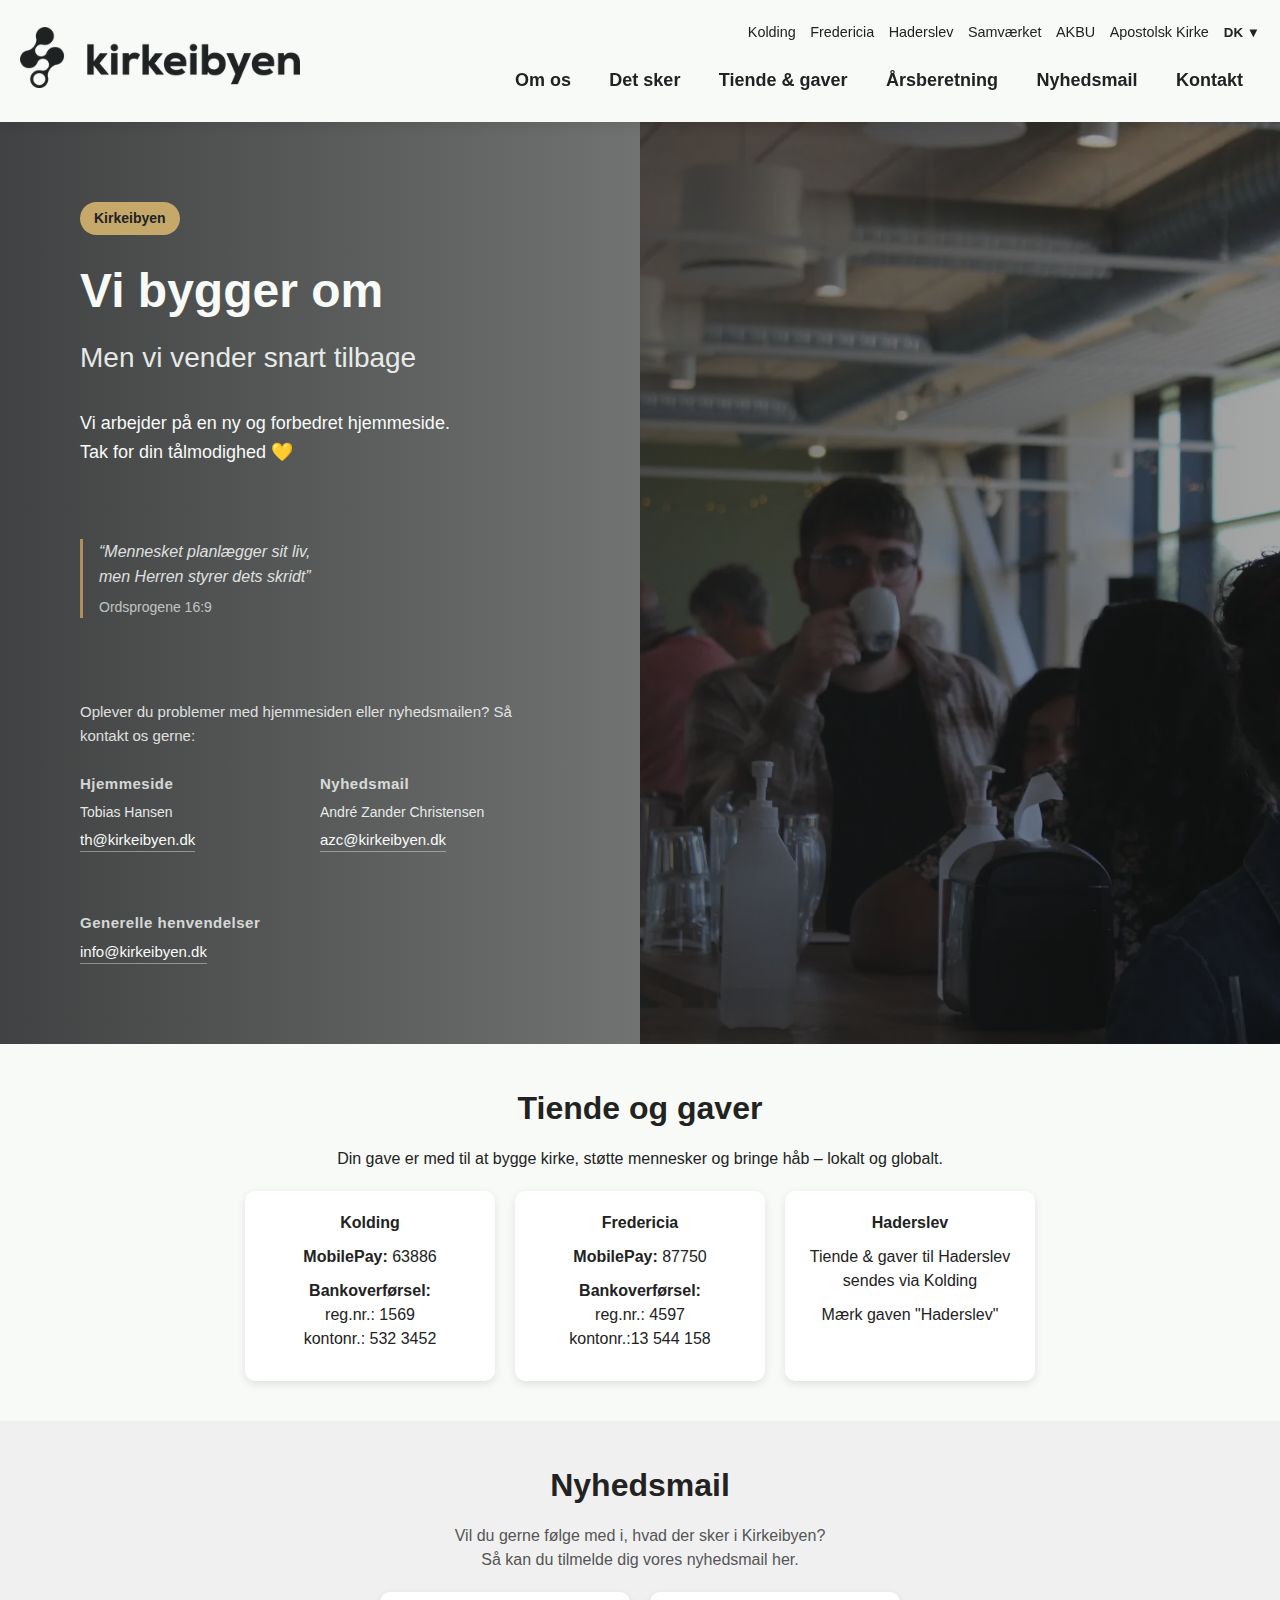
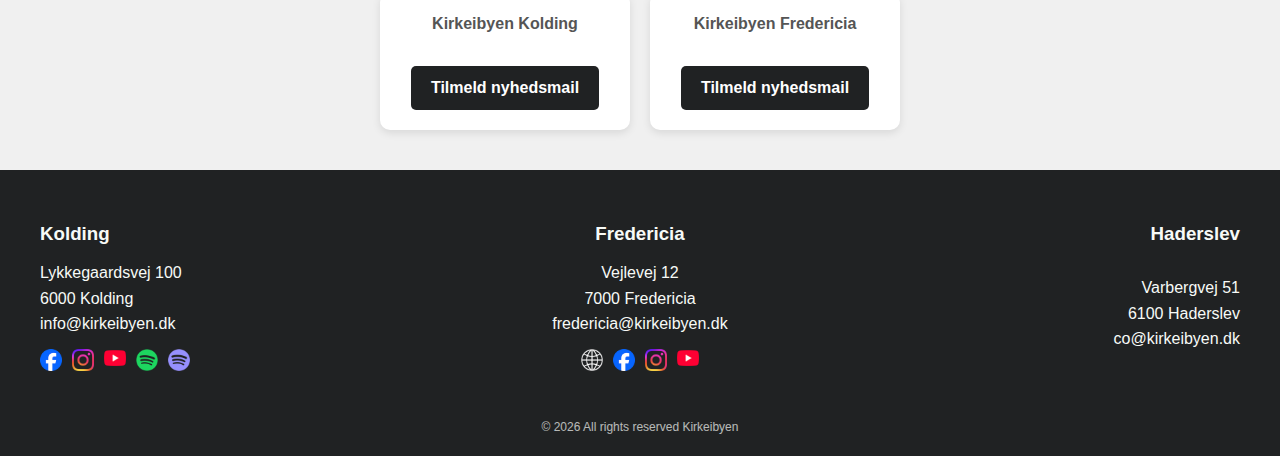
<file: index.html>
<!DOCTYPE html>
<html lang="da">
<head>
  <meta charset="UTF-8">
  <meta http-equiv="X-UA-Compatible" content="IE=edge">
  <title>Kirkeibyen</title>
  <meta name="viewport" content="width=device-width, initial-scale=1.0">
  <link rel="stylesheet" href="CSS/style.css">
  <link rel="icon" href="billeder/Logo/favicon.webp" type="image/x-icon">
</head>

<body>

<header class="header">

  <input type="checkbox" id="menu-toggle">

  <div class="header-inner">

    <!-- Hamburger (mobil) -->
    <label for="menu-toggle" class="hamburger">
      <span></span>
      <span></span>
      <span></span>
    </label>

    <!-- Logo -->
    <a href="/" class="logo">
      <img src="billeder/Logo/Kib-Logo-black.webp" alt="Kirkeibyen">
    </a>

    <!-- Højre side (desktop) -->
    <div class="right">

      <div class="top-row">
        <div class="locations">
          <a href="#kolding">Kolding</a>
          <a href="https://apk-fa.dk/" target="_blank" rel="noopener">Fredericia</a>
          <a href="#haderslev">Haderslev</a>
          <a href="https://samvaerket.dk" target="_blank" rel="noopener">Samværket</a>
          <a href="https://akbu.dk" target="_blank" rel="noopener">AKBU</a>
          <a href="https://apostolskkirke.dk" target="_blank" rel="noopener">Apostolsk Kirke</a>
        </div>

        <div class="language">
          <button>DK ▼</button>
          <ul>
            <li><a href="/">Dansk</a></li>
            <li><a href="/en/">English</a></li>
          </ul>
        </div>
      </div>

      <nav class="nav">
        <a href="/om-os/">Om os</a>
        <a href="/det-sker/">Det sker</a>
        <a href="/giv/">Tiende & gaver</a>
        <a href="Filer/Aarsberetning.pdf" target="_blank" rel="noopener">Årsberetning</a>
        <a href="#nyhedsmail">Nyhedsmail</a>
        <a href="#kontakt">Kontakt</a>
      </nav>

    </div>
  </div>

  <!-- Mobil-menu -->
  <div class="mobile-menu">

    <nav class="mobile-nav">
        <a href="/om-os/">Om os</a>
        <a href="/det-sker/">Det sker</a>
        <a href="/giv/">Tiende & gaver</a>
        <a href="Filer/Aarsberetning.pdf" target="_blank" rel="noopener">Årsberetning</a>
        <a href="#nyhedsmail">Nyhedsmail</a>
        <a href="#kontakt">Kontakt</a>
      </nav>

    <div class="divider"></div>

    <div class="mobile-locations">
      <a href="#kolding">Kolding</a>
      <a href="https://apk-fa.dk" target="_blank" rel="noopener">Fredericia</a>
      <a href="#haderslev">Haderslev</a>
      <a href="https://samvaerket.dk" target="_blank" rel="noopener">Samværket</a>
      <a href="https://akbu.dk" target="_blank" rel="noopener">AKBU</a>
      <a href="https://apostolskkirke.dk" target="_blank" rel="noopener">Apostolsk Kirke</a>
    </div>

  </div>

</header>


<main class="frontpage">

<section class="hero">
    <div class="hero-overlay"></div>

    <div class="hero-content">
      <span class="badge">Kirkeibyen</span>

      <h1>Vi bygger om</h1>
      <h2>Men vi vender snart tilbage</h2>

      <p class="intro">
        Vi arbejder på en ny og forbedret hjemmeside.<br>
        Tak for din tålmodighed 💛
      </p>

      <p class="verse">
        “Mennesket planlægger sit liv,<br>
        men Herren styrer dets skridt”<br>
        <span>Ordsprogene 16:9</span>
      </p>

      <div class="support-box">
  <p class="support-intro">
    Oplever du problemer med hjemmesiden eller nyhedsmailen?
    Så kontakt os gerne:
  </p>

  <div class="support-contacts">

    <div class="support-item">
      <span class="support-title">Hjemmeside</span>
      <span class="support-name">Tobias Hansen</span>
      <a href="mailto:th@kirkeibyen.dk" class="support-mail">
        th@kirkeibyen.dk
      </a>
    </div>

    <div class="support-item">
      <span class="support-title">Nyhedsmail</span>
      <span class="support-name">André Zander Christensen</span>
      <a href="mailto:azc@kirkeibyen.dk" class="support-mail">
        azc@kirkeibyen.dk
      </a>
    </div>

    <div class="support-item">
      <span class="support-title">Generelle henvendelser</span>
      <a href="mailto:info@kirkeibyen.dk" class="support-mail">
        info@kirkeibyen.dk
      </a>
    </div>
  </div>
</div>
</div>

    <div class="hero-image">
      <img src="billeder/Hero-Sektion.webp" alt="Kirkeibyen fællesskab">
    </div>
  </section>

<!-- =========================
       TIENDE OG GAVER
       ========================= -->
  <section class="donation">
    <h2>Tiende og gaver</h2>
    <p>
      Din gave er med til at bygge kirke, støtte mennesker
      og bringe håb – lokalt og globalt.
    </p>
    <div class="donation-links">
      <div class="donation-location">
        <p><strong>Kolding</strong></p>
        <p><strong>MobilePay:</strong> 63886</p>
        <p><strong>Bankoverførsel:</strong><br> reg.nr.: 1569<br> kontonr.: 532 3452</p>
      </div>

      <div class="donation-location">
        <p><strong>Fredericia</strong></p>
        <p><strong>MobilePay:</strong> 87750</p>
        <p><strong>Bankoverførsel:</strong><br> reg.nr.: 4597<br> kontonr.:13 544 158</p>
      </div>

      <div class="donation-location">
        <p><strong>Haderslev</strong></p>
        <p>Tiende & gaver til Haderslev sendes via Kolding</p>
        <p>Mærk gaven "Haderslev"</p>

      </div>
    </div>
  </section>
</main>

<footer>

  <!-- =========================
       NYHEDSMAIL (UÆNDRET)
       ========================= -->
  <section class="newsletter" id="nyhedsmail">
    <h2>Nyhedsmail</h2>
    <p>
      Vil du gerne følge med i, hvad der sker i Kirkeibyen?<br>
      Så kan du tilmelde dig vores nyhedsmail her.
    </p>

    <div class="newsletter-links">
      <div class="newsletter-location">
        <p><strong>Kirkeibyen Kolding</strong></p>
        <a href="https://mailchi.mp/kirkeibyen/signup-nyhedsmail" target="_blank" rel="noopener" class="newsletter-button">
          Tilmeld nyhedsmail
        </a>
      </div>

      <div class="newsletter-location">
        <p><strong>Kirkeibyen Fredericia</strong></p>
        <a href="https://apk-fa.us4.list-manage.com/subscribe?u=410c36a35183b9dabd7582ae1&id=b020babdff" target="_blank" rel="noopener" class="newsletter-button">
          Tilmeld nyhedsmail
        </a>
      </div>
    </div>
  </section>

  <!-- =========================
       SORT FOOTER BUND
       ========================= -->
  <section class="footer-bottom" id="kontakt">

    <div class="footer-locations">

      <div class="footer-column left" id="kolding">
        <h3>Kolding</h3>
        <p>
          <a href="https://www.google.com/maps?q=Lykkegaardsvej+100,+6000+Kolding" target="_blank" rel="noopener">
            Lykkegaardsvej 100<br>
            6000 Kolding
          </a><br>
          <a href="mailto:info@kirkeibyen.dk">info@kirkeibyen.dk</a>
        </p>
        <div class="social-links">
          <a href="https://www.facebook.com/kibkolding" target="_blank" rel="noopener">
            <img src="billeder/Logo/Facebook-Logo.webp" alt="Facebook">
          </a>
          <a href="https://www.instagram.com/kirkeibyen_kolding/" target="_blank" rel="noopener">
            <img src="billeder/Logo/Instagram-Logo.webp" alt="Instagram">
          </a>
          <a href="https://www.youtube.com/@KirkeibyenKolding" target="_blank" rel="noopener" aria-label="YouTube">
            <img src="billeder/Logo/yt_icon_red_digital.webp" alt="YouTube">
          </a>
          <a href="https://open.spotify.com/show/7Ci4xZHyyvsuQx4ylOfzMC?si=dafb4f1477644d6c" target="_blank" rel="noopener" aria-label="Spotify">
            <img src="billeder/Logo/Spotify-Logo.webp" alt="Profetisk Podcast">
          </a>
          <a href="https://creators.spotify.com/pod/profile/kirkeibyen/?fbclid=IwY2xjawQAJMZleHRuA2FlbQIxMABicmlkETF1Z2tLcGg5ZzdqcGc2V2Rmc3J0YwZhcHBfaWQQMjIyMDM5MTc4ODIwMDg5MgABHkKCVXhB8Zjw7uZIyv1QKGZDZ4ukPvYyomyVlK6OOLiN5E77AfJ_Qhr1nDKA_aem__M3MKcHEqT95iMcB07qvjQ" target="_blank" rel="noopener">
            <img src="billeder/Logo/Spotify-Creator-Logo.webp" alt="Prædikner Kolding">
          </a>
          </div>
      </div>

      <div class="footer-column center" id="fredericia">
        <h3>Fredericia</h3>
        <p>
          <a href="https://www.google.com/maps?q=Vejlevej+12,+7000+Fredericia" target="_blank" rel="noopener">
            Vejlevej 12<br>
            7000 Fredericia
          </a><br>
          <a href="mailto:fredericia@kirkeibyen.dk">fredericia@kirkeibyen.dk</a>
        </p>
        <div class="social-links">
          <a href="https://apk-fa.dk/" target="_blank" rel="noopener">
            <img src="billeder/Logo/Website-Logo-White.webp" alt="Hjemmeside">
          </a>
          <a href="https://www.facebook.com/kibfredericia" target="_blank" rel="noopener">
            <img src="billeder/Logo/Facebook-Logo.webp" alt="Facebook">
          </a>
          <a href="https://www.instagram.com/kirkeibyen_fredericia/" target="_blank" rel="noopener">
            <img src="billeder/Logo/Instagram-Logo.webp" alt="Instagram">
          </a>
          <a href="https://www.youtube.com/@kibfredericia" target="_blank" rel="noopener" aria-label="YouTube">
            <img src="billeder/Logo/yt_icon_red_digital.webp" alt="YouTube">
          </a>
        </div>
      </div>

      <div class="footer-column right" id="haderslev">
        <h3>Haderslev</h3>
        <p>
          <a href="https://www.google.com/maps?q=Varbergvej+51,+6100+Haderslev" target="_blank" rel="noopener">
            Varbergvej 51<br>
            6100 Haderslev
          </a><br>
          <a href="mailto:co@kirkeibyen.dk">co@kirkeibyen.dk</a>
        </p>
      </div>
    </div>
    <p class="copyright">© 2026 All rights reserved Kirkeibyen</p>
  </div>
  </section>

</footer>
</body>
</html>
</file>
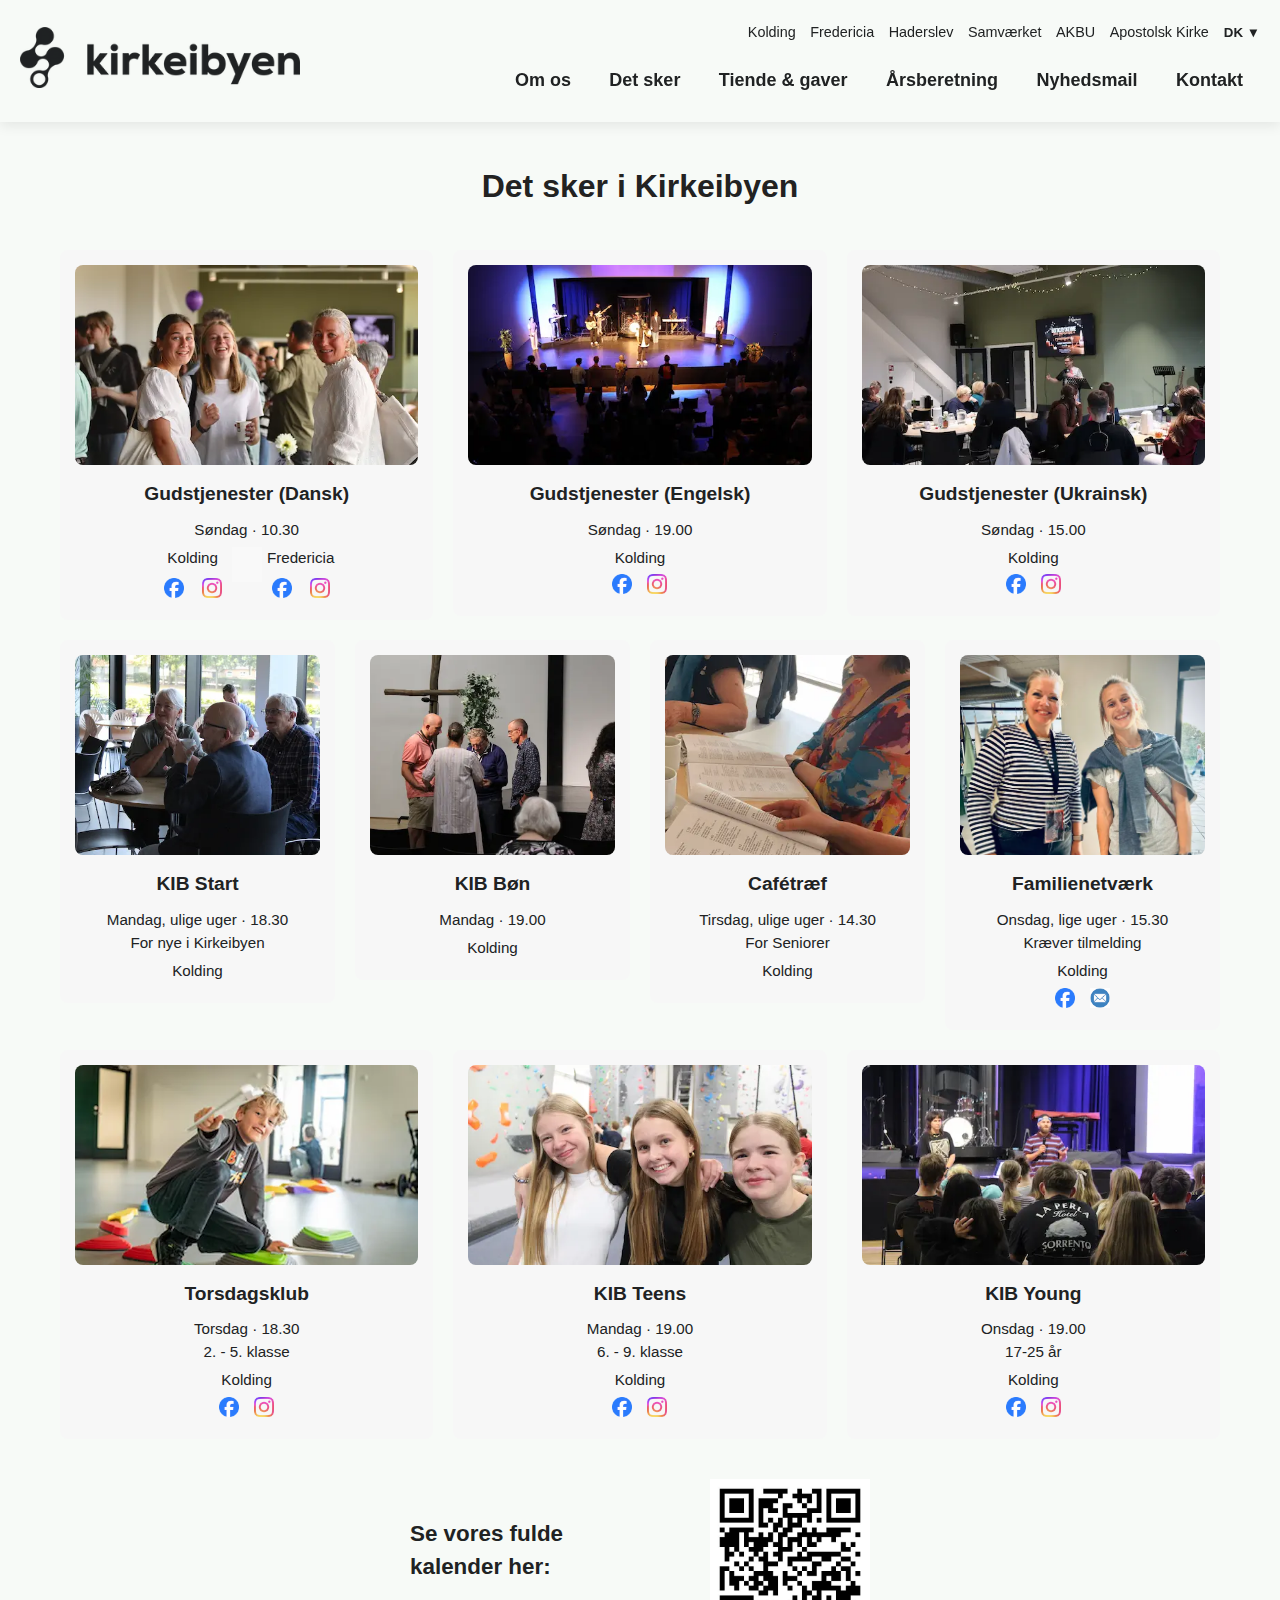
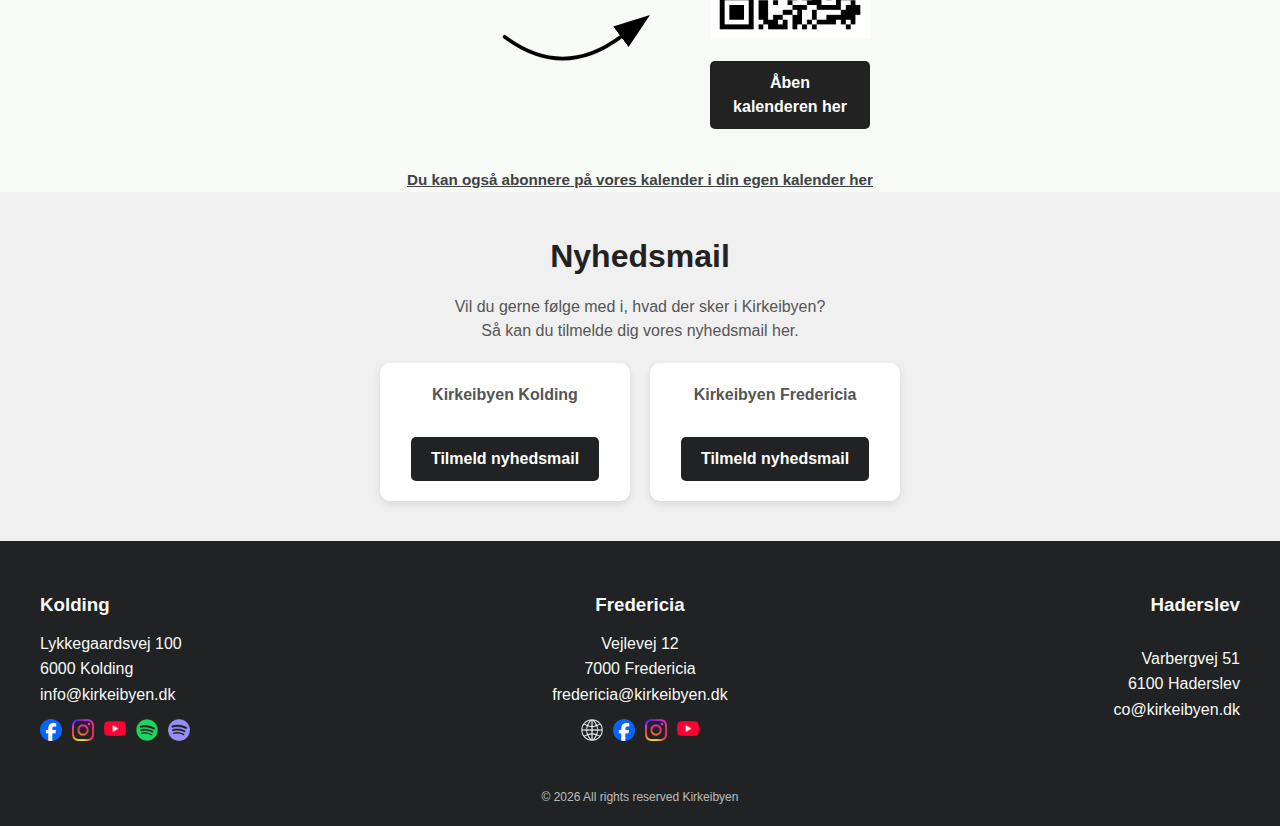
<file: det-sker/index.html>
<!DOCTYPE html>
<html lang="da">
<head>
  <meta charset="UTF-8">
  <meta http-equiv="X-UA-Compatible" content="IE=edge">
  <title>Det sker - Kirkeibyen</title>
  <meta name="viewport" content="width=device-width, initial-scale=1.0">
  <link rel="stylesheet" href="../CSS/style.css">
  <link rel="icon" href="../billeder/Logo/favicon.webp" type="image/x-icon">
</head>

<body>

<header class="header">

  <input type="checkbox" id="menu-toggle">

  <div class="header-inner">

    <!-- Hamburger (mobil) -->
    <label for="menu-toggle" class="hamburger">
      <span></span>
      <span></span>
      <span></span>
    </label>

    <!-- Logo -->
    <a href="/" class="logo">
      <img src="../billeder/Logo/Kib-Logo-black.webp" alt="Kirkeibyen">
    </a>

    <!-- Højre side (desktop) -->
    <div class="right">

      <div class="top-row">
        <div class="locations">
          <a href="#kolding">Kolding</a>
          <a href="https://apk-fa.dk" target="_blank" rel="noopener">Fredericia</a>
          <a href="#haderslev">Haderslev</a>
          <a href="https://samvaerket.dk" target="_blank" rel="noopener">Samværket</a>
          <a href="https://akbu.dk" target="_blank" rel="noopener">AKBU</a>
          <a href="https://apostolskkirke.dk" target="_blank" rel="noopener">Apostolsk Kirke</a>
        </div>

        <div class="language">
          <button>DK ▼</button>
          <ul>
            <li><a href="/det-sker/">Dansk</a></li>
            <li><a href="/en/whats-on/">English</a></li>
          </ul>
        </div>
      </div>

      <nav class="nav">
        <a href="/om-os/">Om os</a>
        <a href="/det-sker/">Det sker</a>
        <a href="/giv/">Tiende & gaver</a>
        <a href="../Filer/Aarsberetning.pdf" target="_blank" rel="noopener">Årsberetning</a>
        <a href="#nyhedsmail">Nyhedsmail</a>
        <a href="#kontakt">Kontakt</a>
      </nav>

    </div>
  </div>

  <!-- Mobil-menu -->
  <div class="mobile-menu">

    <nav class="mobile-nav">
        <a href="/om-os/">Om os</a>
        <a href="/det-sker/">Det sker</a>
        <a href="/giv/">Tiende & gaver</a>
        <a href="../Filer/Aarsberetning.pdf" target="_blank" rel="noopener">Årsberetning</a>
        <a href="#nyhedsmail">Nyhedsmail</a>
        <a href="#kontakt">Kontakt</a>
      </nav>

    <div class="divider"></div>

    <div class="mobile-locations">
      <a href="#kolding">Kolding</a>
      <a href="https://apk-fa.dk" target="_blank" rel="noopener">Fredericia</a>
      <a href="#haderslev">Haderslev</a>
      <a href="https://samvaerket.dk" target="_blank" rel="noopener">Samværket</a>
      <a href="https://akbu.dk" target="_blank" rel="noopener">AKBU</a>
      <a href="https://apostolskkirke.dk" target="_blank" rel="noopener">Apostolsk Kirke</a>
    </div>

  </div>

</header>


<main class="frontpage">
    <!-- =========================
       EVENTS / UGEOVERSIGT
       ========================= -->
<section class="events">
  <h1>Det sker i Kirkeibyen</h1>
</section>

  <section class="events">
  <div class="event-cards">
    <!-- Gudstjenester Dansk -->
    <div class="event-card">
  <img src="../billeder/Dansk-Gudstjeneste.webp" alt="Gudstjeneste">
  <h3>Gudstjenester (Dansk)</h3>
  <p>Søndag · 10.30</p>

  <div class="social-links social-danish">

  <div class="city-block">
    <p>Kolding</p>
    <div class="city-icons">
      <a href="https://www.facebook.com/kibkolding" target="_blank" rel="noopener"><img src="../billeder/Logo/Facebook-Logo.webp" alt="Facebook"></a>
        <a href="https://www.instagram.com/kirkeibyen_kolding/" target="_blank"><img src="../billeder/Logo/Instagram-Logo.webp" alt="Instagram"></a>
    </div>
  </div>

  <div class="city-divider"></div>

  <div class="city-block">
    <p>Fredericia</p>
    <div class="city-icons">
      <a href="https://www.facebook.com/kibfredericia" target="_blank" rel="noopener"><img src="../billeder/Logo/Facebook-Logo.webp" alt="Facebook"></a>
        <a href="https://www.instagram.com/kirkeibyen_fredericia/" target="_blank"><img src="../billeder/Logo/Instagram-Logo.webp" alt="Instagram"></a>
    </div>
  </div>
</div>
    </div>

    <!-- Gudstjenester Engelsk -->
    <div class="event-card">
      <img src="../billeder/Engelsk-Gudstjeneste.webp" alt="Gudstjeneste">
      <h3>Gudstjenester (Engelsk)</h3>
      <p>Søndag · 19.00</p>
      <p>Kolding</p>
      <div class="social-links">
        <a href="https://www.facebook.com/kibkolding" target="_blank" rel="noopener"><img src="../billeder/Logo/Facebook-Logo.webp" alt="Facebook"></a>
        <a href="https://www.instagram.com/kirkeibyen_kolding/" target="_blank"><img src="../billeder/Logo/Instagram-Logo.webp" alt="Instagram"></a>
      </div>
    </div>

    <!-- Gudstjenester Ukrainsk -->
    <div class="event-card">
      <img src="../billeder/Ukrainsk-Gudstjeneste.webp" alt="Gudstjeneste">
      <h3>Gudstjenester (Ukrainsk)</h3>
      <p>Søndag · 15.00</p>
      <p>Kolding</p>
      <div class="social-links">
        <a href="https://www.facebook.com/profile.php?id=61567396013253" target="_blank" rel="noopener"><img src="../billeder/Logo/Facebook-Logo.webp" alt="Facebook"></a>
        <a href="https://www.instagram.com/kirkeibyen?fbclid=IwY2xjawPUoa9leHRuA2FlbQIxMABicmlkETFUaE5SSnVMMFg5TlNwWHlsc3J0YwZhcHBfaWQQMjIyMDM5MTc4ODIwMDg5MgABHsey93qjw_FJaZuL9fQMU0K4xvojqJrjCJqqoPQb-lNEKIpfnpH4-oeOfAbt_aem_1Wd7RVuybAow8DrjEO2FAw" target="_blank"><img src="../billeder/Logo/Instagram-Logo.webp" alt="Instagram"></a>
      </div>
    </div>

    <!-- KIB Start -->
    <div class="event-card">
      <img src="../billeder/Kib-Start.webp" alt="KIB Start">
      <h3>KIB Start</h3>
      <p>
        Mandag, ulige uger · 18.30<br>
        For nye i Kirkeibyen
      </p>
      <p>Kolding</p>
    </div>

    <!-- KIB Bøn -->
    <div class="event-card">
      <img src="../billeder/Kib-Bon.webp" alt="KIB Bøn">
      <h3>KIB Bøn</h3>
      <p>Mandag · 19.00</p>
      <p>Kolding</p>
    </div>

    <!-- Cafétræf -->
    <div class="event-card">
      <img src="../billeder/Cafetræf.webp" alt="Cafetræf">
      <h3>Cafétræf</h3>
      <p>
        Tirsdag, ulige uger · 14.30<br>
        For Seniorer
      </p>
      <p>Kolding</p>
    </div>

    <!-- Familienetværk -->
    <div class="event-card">
      <img src="../billeder/Familienetværk.webp" alt="Familienetværk">
      <h3>Familienetværk</h3>
      <p>
        Onsdag, lige uger · 15.30<br>
        Kræver tilmelding
      </p>
      <p>Kolding</p>
      <div class="social-links">
        <a href="https://www.facebook.com/familienetvaerkkolding" target="_blank" rel="noopener"><img src="../billeder/Logo/Facebook-Logo.webp" alt="Facebook"></a>
        <a href="mailto:info@familienetvaerk.dk" target="_blank"><img src="../billeder/Logo/Mail.webp" alt="Mail"></a>
      </div>
    </div>

    <!-- Torsdagsklub -->
    <div class="event-card">
      <img src="../billeder/Torsdagsklub.webp" alt="Torsdagsklub">
      <h3>Torsdagsklub</h3>
      <p>
        Torsdag · 18.30<br>
        2. - 5. klasse
      </p>
      <p>Kolding</p>
      <div class="social-links">
        <a href="https://www.facebook.com/profile.php?id=100080273630260" target="_blank" rel="noopener"><img src="../billeder/Logo/Facebook-Logo.webp" alt="Facebook"></a>
        <a href="https://www.instagram.com/torsdagsklub/" target="_blank" rel="noopener"><img src="../billeder/Logo/Instagram-Logo.webp" alt="Instagram"></a>
      </div>
    </div>

    <!-- KIB Teens -->
    <div class="event-card">
      <img src="../billeder/Kib-Teens.webp" alt="KIB Teens">
      <h3>KIB Teens</h3>
      <p>
        Mandag · 19.00<br>
        6. - 9. klasse
      </p>
      <p>Kolding</p>
      <div class="social-links">
        <a href="https://www.facebook.com/profile.php?id=61569637566303" target="_blank" rel="noopener"><img src="../billeder/Logo/Facebook-Logo.webp" alt="Facebook"></a>
        <a href="https://www.instagram.com/kibteens/" target="_blank" rel="noopener"><img src="../billeder/Logo/Instagram-Logo.webp" alt="Instagram"></a>
      </div>
    </div>

    <!-- KIB Young -->
    <div class="event-card">
      <img src="../billeder/Kib-Young.webp" alt="KIB Young">
      <h3>KIB Young</h3>
      <p>
        Onsdag · 19.00<br>
        17-25 år
      </p>
      <p>Kolding</p>
      <div class="social-links">
        <a href="https://www.facebook.com/groups/265934711920753/" target="_blank" rel="noopener"><img src="../billeder/Logo/Facebook-Logo.webp" alt="Facebook"></a>
        <a href="https://www.instagram.com/kibyoung_kolding/" target="_blank" rel="noopener"><img src="../billeder/Logo/Instagram-Logo.webp" alt="Instagram"></a>
      </div>
    </div>
  </div>
</section>

    <!-- =========================
       QR kode
       ========================= -->
  <section class="churchcenter-section">
  <div class="churchcenter-text">
    <p>
      Se vores fulde<br>
      kalender her:
    </p>

    <div class="churchcenter-arrow">
      <svg width="200" height="100" viewBox="0 0 220 100" xmlns="http://www.w3.org/2000/svg">
        <defs>
          <marker id="arrowhead" markerWidth="10" markerHeight="7"
                  refX="0" refY="3.5" orient="auto">
            <polygon points="0 0, 10 3.5, 0 7" fill="black"/>
          </marker>
        </defs>

        <path d="M 20,40 Q 100,100 180,40"
              stroke="black"
              stroke-width="5"
              fill="none"
              stroke-linecap="round"
              marker-end="url(#arrowhead)"/>
      </svg>
    </div>
  </div>

  <div class="churchcenter-link">
    <img src="../billeder/QR-Kode.jpg" alt="ChurchCenter QR-kode">
    <a
        href="https://kirkeibyen.churchcenter.com/home"
        target="_blank" rel="noopener"
        class="churchcenter-button"
    >
        Åben kalenderen her
    </a>
</div>
</section>

<p class="calendar-og-tjen">
  <a href="https://kirkeibyen.us7.list-manage.com/track/click?u=bc9b7e259c6dbb0b338683d44&id=0af3e33fc4&e=c022a1fcbc" target="_blank" rel="noopener">
    Du kan også abonnere på vores kalender i din egen kalender her
  </a>
</p>


</main>

<footer>

  <!-- =========================
       NYHEDSMAIL (UÆNDRET)
       ========================= -->
  <section class="newsletter" id="nyhedsmail">
    <h2>Nyhedsmail</h2>
    <p>
      Vil du gerne følge med i, hvad der sker i Kirkeibyen?<br>
      Så kan du tilmelde dig vores nyhedsmail her.
    </p>

    <div class="newsletter-links">
      <div class="newsletter-location">
        <p><strong>Kirkeibyen Kolding</strong></p>
        <a href="https://mailchi.mp/kirkeibyen/signup-nyhedsmail" target="_blank" rel="noopener" class="newsletter-button">
          Tilmeld nyhedsmail
        </a>
      </div>

      <div class="newsletter-location">
        <p><strong>Kirkeibyen Fredericia</strong></p>
        <a href="https://apk-fa.us4.list-manage.com/subscribe?u=410c36a35183b9dabd7582ae1&id=b020babdff" target="_blank" rel="noopener" class="newsletter-button">
          Tilmeld nyhedsmail
        </a>
      </div>
    </div>
  </section>

  <!-- =========================
       SORT FOOTER BUND
       ========================= -->
  <section class="footer-bottom" id="kontakt">

    <div class="footer-locations">

      <div class="footer-column left" id="kolding">
        <h3>Kolding</h3>
        <p>
          <a href="https://www.google.com/maps?q=Lykkegaardsvej+100,+6000+Kolding" target="_blank" rel="noopener">
            Lykkegaardsvej 100<br>
            6000 Kolding
          </a><br>
          <a href="mailto:info@kirkeibyen.dk">info@kirkeibyen.dk</a>
        </p>
        <div class="social-links">
          <a href="https://www.facebook.com/kibkolding" target="_blank" rel="noopener">
            <img src="../billeder/Logo/Facebook-Logo.webp" alt="Facebook">
          </a>
          <a href="https://www.instagram.com/kirkeibyen_kolding/" target="_blank" rel="noopener">
            <img src="../billeder/Logo/Instagram-Logo.webp" alt="Instagram">
          </a>
          <a href="https://www.youtube.com/@KirkeibyenKolding" target="_blank" rel="noopener" aria-label="YouTube">
            <img src="../billeder/Logo/yt_icon_red_digital.webp" alt="YouTube">
          </a>
          <a href="https://open.spotify.com/show/7Ci4xZHyyvsuQx4ylOfzMC?si=dafb4f1477644d6c" target="_blank" rel="noopener" aria-label="Spotify">
            <img src="../billeder/Logo/Spotify-Logo.webp" alt="Profetisk Podcast">
          </a>
          <a href="https://creators.spotify.com/pod/profile/kirkeibyen/?fbclid=IwY2xjawQAJMZleHRuA2FlbQIxMABicmlkETF1Z2tLcGg5ZzdqcGc2V2Rmc3J0YwZhcHBfaWQQMjIyMDM5MTc4ODIwMDg5MgABHkKCVXhB8Zjw7uZIyv1QKGZDZ4ukPvYyomyVlK6OOLiN5E77AfJ_Qhr1nDKA_aem__M3MKcHEqT95iMcB07qvjQ" target="_blank" rel="noopener">
            <img src="../billeder/Logo/Spotify-Creator-Logo.webp" alt="Prædikner Kolding">
          </a>
          </div>
      </div>

      <div class="footer-column center" id="fredericia">
        <h3>Fredericia</h3>
        <p>
          <a href="https://www.google.com/maps?q=Vejlevej+12,+7000+Fredericia" target="_blank" rel="noopener">
            Vejlevej 12<br>
            7000 Fredericia
          </a><br>
          <a href="mailto:fredericia@kirkeibyen.dk">fredericia@kirkeibyen.dk</a>
        </p>
        <div class="social-links">
          <a href="https://apk-fa.dk/" target="_blank" rel="noopener">
            <img src="../billeder/Logo/Website-Logo-White.webp" alt="Hjemmeside">
          </a>
          <a href="https://www.facebook.com/kibfredericia" target="_blank" rel="noopener">
            <img src="../billeder/Logo/Facebook-Logo.webp" alt="Facebook">
          </a>
          <a href="https://www.instagram.com/kirkeibyen_fredericia/" target="_blank" rel="noopener">
            <img src="../billeder/Logo/Instagram-Logo.webp" alt="Instagram">
          </a>
          <a href="https://www.youtube.com/@kibfredericia" target="_blank" rel="noopener" aria-label="YouTube">
            <img src="../billeder/Logo/yt_icon_red_digital.webp" alt="YouTube">
          </a>
        </div>
      </div>

      <div class="footer-column right" id="haderslev">
        <h3>Haderslev</h3>
        <p>
          <a href="https://www.google.com/maps?q=Varbergvej+51,+6100+Haderslev" target="_blank" rel="noopener">
            Varbergvej 51<br>
            6100 Haderslev
          </a><br>
          <a href="mailto:co@kirkeibyen.dk">co@kirkeibyen.dk</a>
        </p>
      </div>
    </div>
    <p class="copyright">© 2026 All rights reserved Kirkeibyen</p>
  </div>
  </section>

</footer>
</body>
</html>
</file>
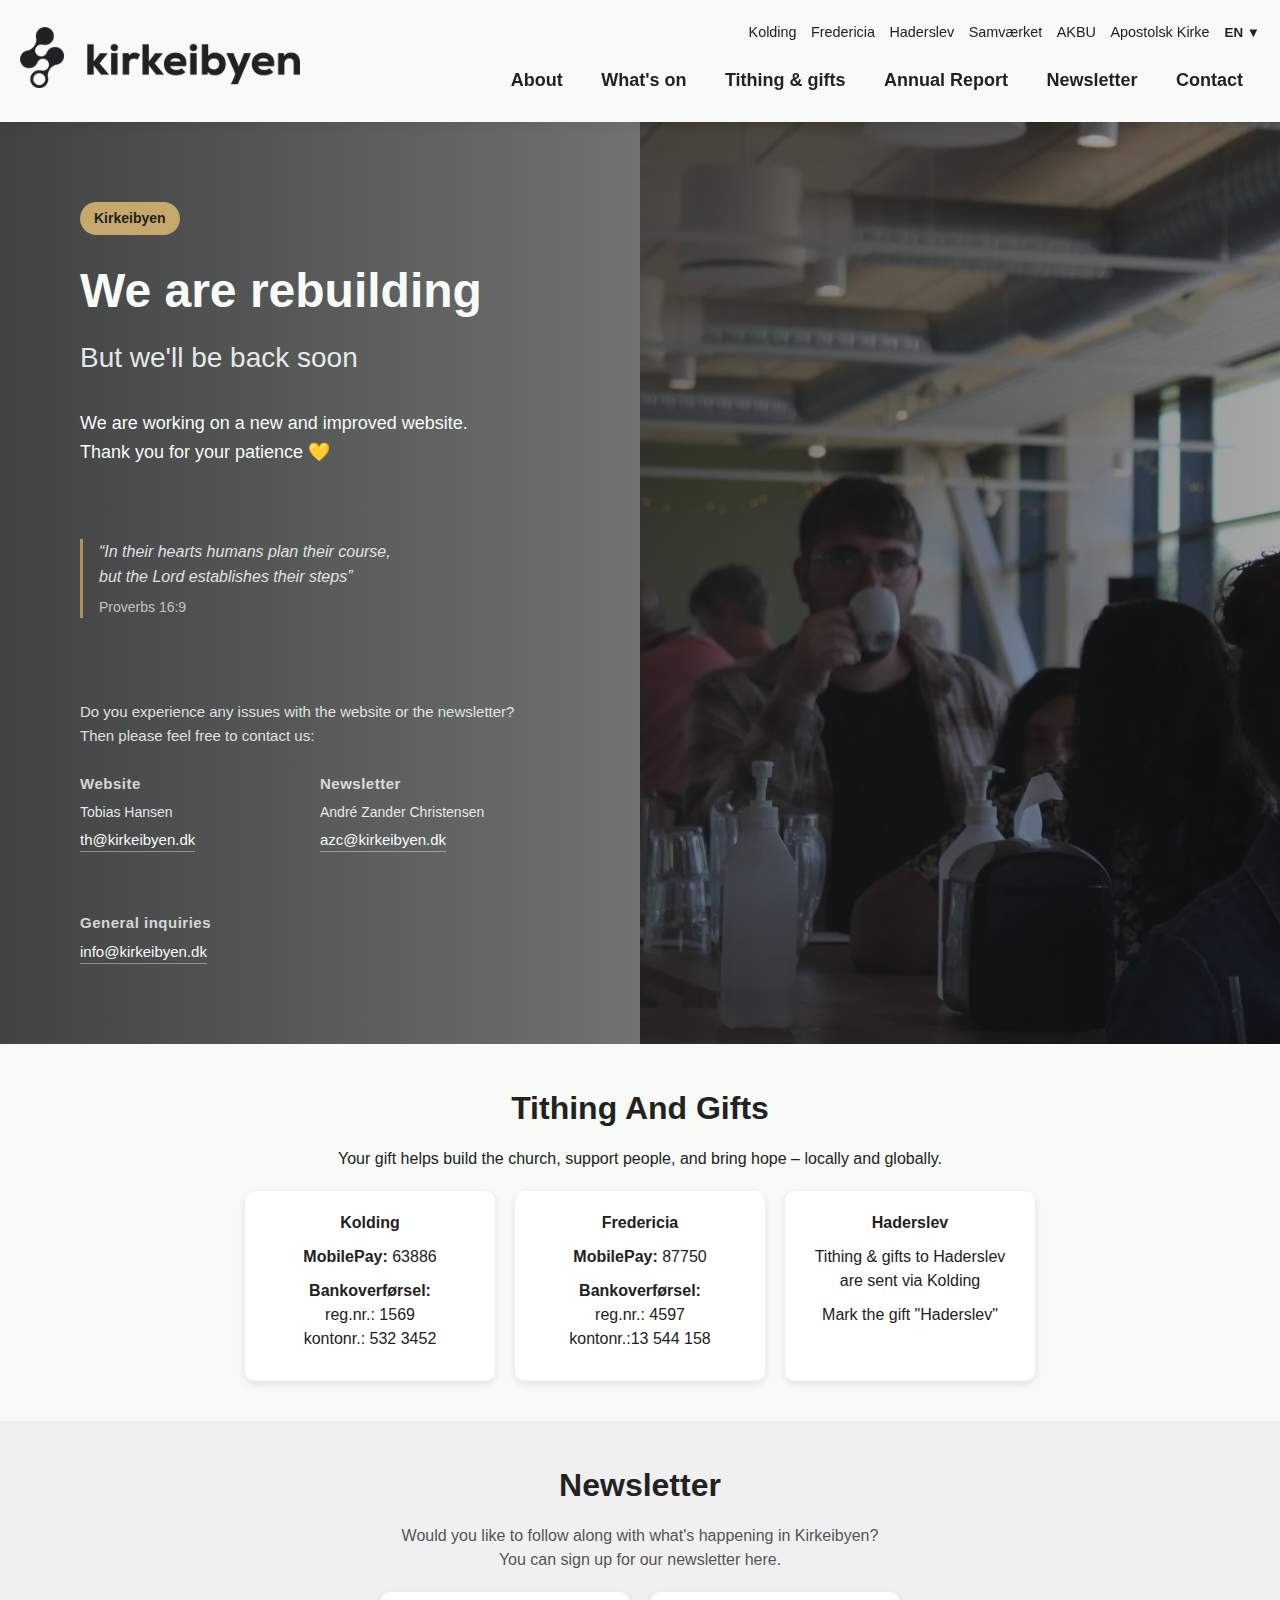
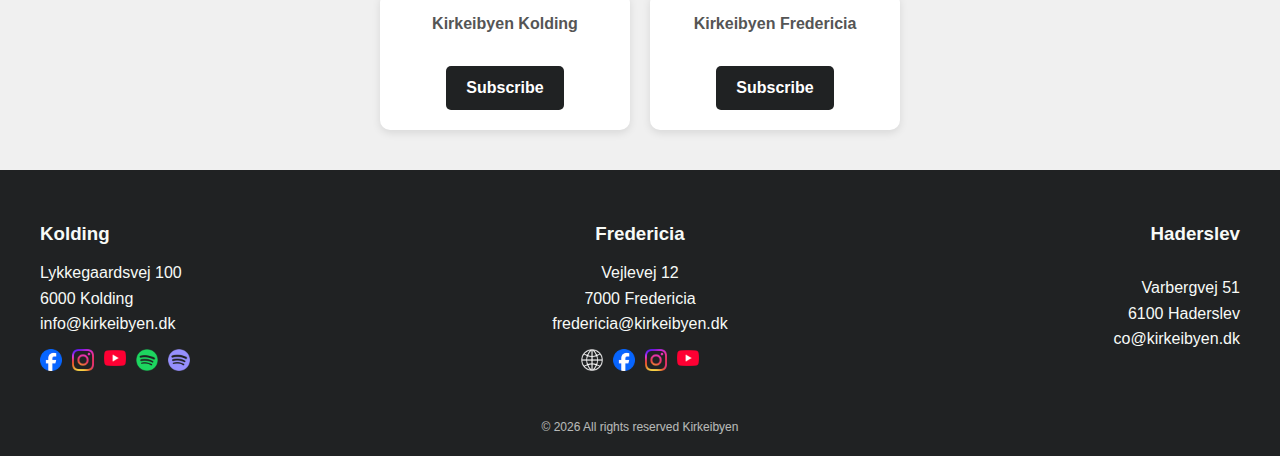
<file: en/index.html>
<!DOCTYPE html>
<html lang="en">
<head>
  <meta charset="UTF-8">
  <title>Kirkeibyen</title>
  <meta name="viewport" content="width=device-width, initial-scale=1.0">
  <link rel="stylesheet" href="../CSS/style.css">
  <link rel="icon" href="../billeder/Logo/favicon.webp" type="image/x-icon">
</head>

<body>

<header class="header">

  <input type="checkbox" id="menu-toggle">

  <div class="header-inner">

    <!-- Hamburger (mobil) -->
    <label for="menu-toggle" class="hamburger">
      <span></span>
      <span></span>
      <span></span>
    </label>

    <!-- Logo -->
    <a href="/en/" class="logo">
      <img src="../billeder/Logo/Kib-Logo-black.webp" alt="Kirkeibyen">
    </a>

    <!-- Højre side (desktop) -->
    <div class="right">

      <div class="top-row">
        <div class="locations">
          <a href="#kolding">Kolding</a>
          <a href="https://apk-fa.dk/english" target="_blank" rel="noopener">Fredericia</a>
          <a href="#haderslev">Haderslev</a>
          <a href="https://samvaerket.dk" target="_blank" rel="noopener">Samværket</a>
          <a href="https://akbu.dk" target="_blank" rel="noopener">AKBU</a>
          <a href="https://apostolskkirke.dk" target="_blank" rel="noopener">Apostolsk Kirke</a>
        </div>

        <div class="language">
          <button>EN ▼</button>
          <ul>
            <li><a href="/">Dansk</a></li>
            <li><a href="/en/">English</a></li>
          </ul>
        </div>
      </div>

      <nav class="nav">
        <a href="/en/about/">About</a>
        <a href="/en/whats-on/">What's on</a>
        <a href="/en/give/">Tithing & gifts</a>
        <a href="../Filer/Annual-Report.pdf" target="_blank" rel="noopener">Annual Report</a>
        <a href="#newsletter">Newsletter</a>
        <a href="#contact">Contact</a>
      </nav>

    </div>
  </div>

  <!-- Mobil-menu -->
  <div class="mobile-menu">

    <nav class="mobile-nav">
        <a href="/en/about/">About</a>
        <a href="/en/whats-on/">What's on</a>
        <a href="/en/give/">Tithing & gifts</a>
        <a href="../Filer/Annual-Report.pdf" target="_blank" rel="noopener">Annual Report</a>
        <a href="#newsletter">Newsletter</a>
        <a href="#contact">Contact</a>
      </nav>

    <div class="divider"></div>

    <div class="mobile-locations">
      <a href="#kolding">Kolding</a>
      <a href="https://apk-fa.dk/english" target="_blank" rel="noopener">Fredericia</a>
      <a href="#haderslev">Haderslev</a>
      <a href="https://samvaerket.dk" target="_blank" rel="noopener">Samværket</a>
      <a href="https://akbu.dk" target="_blank" rel="noopener">AKBU</a>
      <a href="https://apostolskkirke.dk" target="_blank" rel="noopener">Apostolsk Kirke</a>
    </div>

  </div>

</header>


<main class="frontpage">

<section class="hero">
    <div class="hero-overlay"></div>

    <div class="hero-content">
      <span class="badge">Kirkeibyen</span>

      <h1>We are rebuilding</h1>
      <h2>But we'll be back soon</h2>

      <p class="intro">
        We are working on a new and improved website.<br>
        Thank you for your patience 💛
      </p>

      <p class="verse">
        “In their hearts humans plan their course,<br>
        but the Lord establishes their steps”<br>
        <span>Proverbs 16:9</span>
      </p>

    <div class="support-box">
  <p class="support-intro">
    Do you experience any issues with the website or the newsletter?<br>
    Then please feel free to contact us:
  </p>

  <div class="support-contacts">

    <div class="support-item">
      <span class="support-title">Website</span>
      <span class="support-name">Tobias Hansen</span>
      <a href="mailto:th@kirkeibyen.dk" class="support-mail">
        th@kirkeibyen.dk
      </a>
    </div>

    <div class="support-item">
      <span class="support-title">Newsletter</span>
      <span class="support-name">André Zander Christensen</span>
      <a href="mailto:azc@kirkeibyen.dk" class="support-mail">
        azc@kirkeibyen.dk
      </a>
    </div>

    <div class="support-item">
      <span class="support-title">General inquiries</span>
      <a href="mailto:info@kirkeibyen.dk" class="support-mail">
        info@kirkeibyen.dk
      </a>
    </div>
  </div>
</div>
</div>

    <div class="hero-image">
      <img src="../billeder/Hero-Sektion.webp" alt="Kirkeibyen Fellowship">
    </div>
  </section>

<!-- =========================
       Tithing And Gifts
       ========================= -->
  <section class="donation">
    <h2>Tithing And Gifts</h2>
    <p>
      Your gift helps build the church, support people,
      and bring hope – locally and globally.
    </p>
    <div class="donation-links">
      <div class="donation-location">
        <p><strong>Kolding</strong></p>
        <p><strong>MobilePay:</strong> 63886</p>
        <p><strong>Bankoverførsel:</strong><br> reg.nr.: 1569<br> kontonr.: 532 3452</p>
      </div>

      <div class="donation-location">
        <p><strong>Fredericia</strong></p>
        <p><strong>MobilePay:</strong> 87750</p>
        <p><strong>Bankoverførsel:</strong><br> reg.nr.: 4597<br> kontonr.:13 544 158</p>
      </div>

      <div class="donation-location">
        <p><strong>Haderslev</strong></p>
        <p>Tithing & gifts to Haderslev are sent via Kolding</p>
        <p>Mark the gift "Haderslev"</p>

      </div>
    </div>
  </section>
</main>

<footer>

  <!-- =========================
       NYHEDSMAIL (UÆNDRET)
       ========================= -->
  <section class="newsletter" id="newsletter">
    <h2>Newsletter</h2>
    <p>
      Would you like to follow along with what's happening in Kirkeibyen?<br>
      You can sign up for our newsletter here.
    </p>

    <div class="newsletter-links">
      <div class="newsletter-location">
        <p><strong>Kirkeibyen Kolding</strong></p>
        <a href="https://mailchi.mp/kirkeibyen/signup-nyhedsmail" target="_blank" rel="noopener" class="newsletter-button">
          Subscribe
        </a>
      </div>

      <div class="newsletter-location">
        <p><strong>Kirkeibyen Fredericia</strong></p>
        <a href="https://apk-fa.us4.list-manage.com/subscribe?u=410c36a35183b9dabd7582ae1&id=b020babdff" target="_blank" rel="noopener" class="newsletter-button">
          Subscribe
        </a>
      </div>
    </div>
  </section>

  <!-- =========================
       SORT FOOTER BUND
       ========================= -->
  <section class="footer-bottom" id="contact">

    <div class="footer-locations">

      <div class="footer-column left" id="kolding">
        <h3>Kolding</h3>
        <p>
          <a href="https://www.google.com/maps?q=Lykkegaardsvej+100,+6000+Kolding" target="_blank" rel="noopener">
            Lykkegaardsvej 100<br>
            6000 Kolding
          </a><br>
          <a href="mailto:info@kirkeibyen.dk">info@kirkeibyen.dk</a>
        </p>
        <div class="social-links">
          <a href="https://www.facebook.com/kibkolding" target="_blank" rel="noopener">
            <img src="../billeder/Logo/Facebook-Logo.webp" alt="Facebook">
          </a>
          <a href="https://www.instagram.com/kirkeibyen_kolding/" target="_blank" rel="noopener">
            <img src="../billeder/Logo/Instagram-Logo.webp" alt="Instagram">
          </a>
          <a href="https://www.youtube.com/@KirkeibyenKolding" target="_blank" rel="noopener" aria-label="YouTube">
            <img src="../billeder/Logo/yt_icon_red_digital.webp" alt="YouTube">
          </a>
          <a href="https://open.spotify.com/show/7Ci4xZHyyvsuQx4ylOfzMC?si=dafb4f1477644d6c" target="_blank" rel="noopener" aria-label="Spotify">
            <img src="../billeder/Logo/Spotify-Logo.webp" alt="Profetisk Podcast">
          </a>
          <a href="https://creators.spotify.com/pod/profile/kirkeibyen/?fbclid=IwY2xjawQAJMZleHRuA2FlbQIxMABicmlkETF1Z2tLcGg5ZzdqcGc2V2Rmc3J0YwZhcHBfaWQQMjIyMDM5MTc4ODIwMDg5MgABHkKCVXhB8Zjw7uZIyv1QKGZDZ4ukPvYyomyVlK6OOLiN5E77AfJ_Qhr1nDKA_aem__M3MKcHEqT95iMcB07qvjQ" target="_blank" rel="noopener">
            <img src="../billeder/Logo/Spotify-Creator-Logo.webp" alt="Prædikner Kolding">
          </a>
          </div>
      </div>

      <div class="footer-column center" id="fredericia">
        <h3>Fredericia</h3>
        <p>
          <a href="https://www.google.com/maps?q=Vejlevej+12,+7000+Fredericia" target="_blank" rel="noopener">
            Vejlevej 12<br>
            7000 Fredericia
          </a><br>
          <a href="mailto:fredericia@kirkeibyen.dk">fredericia@kirkeibyen.dk</a>
        </p>
        <div class="social-links">
          <a href="https://apk-fa.dk/" target="_blank" rel="noopener">
            <img src="../billeder/Logo/Website-Logo-White.webp" alt="Hjemmeside">
          </a>
          <a href="https://www.facebook.com/kibfredericia" target="_blank" rel="noopener">
            <img src="../billeder/Logo/Facebook-Logo.webp" alt="Facebook">
          </a>
          <a href="https://www.instagram.com/kirkeibyen_fredericia/" target="_blank" rel="noopener">
            <img src="../billeder/Logo/Instagram-Logo.webp" alt="Instagram">
          </a>
          <a href="https://www.youtube.com/@kibfredericia" target="_blank" rel="noopener" aria-label="YouTube">
            <img src="../billeder/Logo/yt_icon_red_digital.webp" alt="YouTube">
          </a>
        </div>
      </div>

      <div class="footer-column right" id="haderslev">
        <h3>Haderslev</h3>
        <p>
          <a href="https://www.google.com/maps?q=Varbergvej+51,+6100+Haderslev" target="_blank" rel="noopener">
            Varbergvej 51<br>
            6100 Haderslev
          </a><br>
          <a href="mailto:co@kirkeibyen.dk">co@kirkeibyen.dk</a>
        </p>
      </div>

    </div>

    <p class="copyright">© 2026 All rights reserved Kirkeibyen</p>

  </section>

</footer>
</body>
</html>
</file>
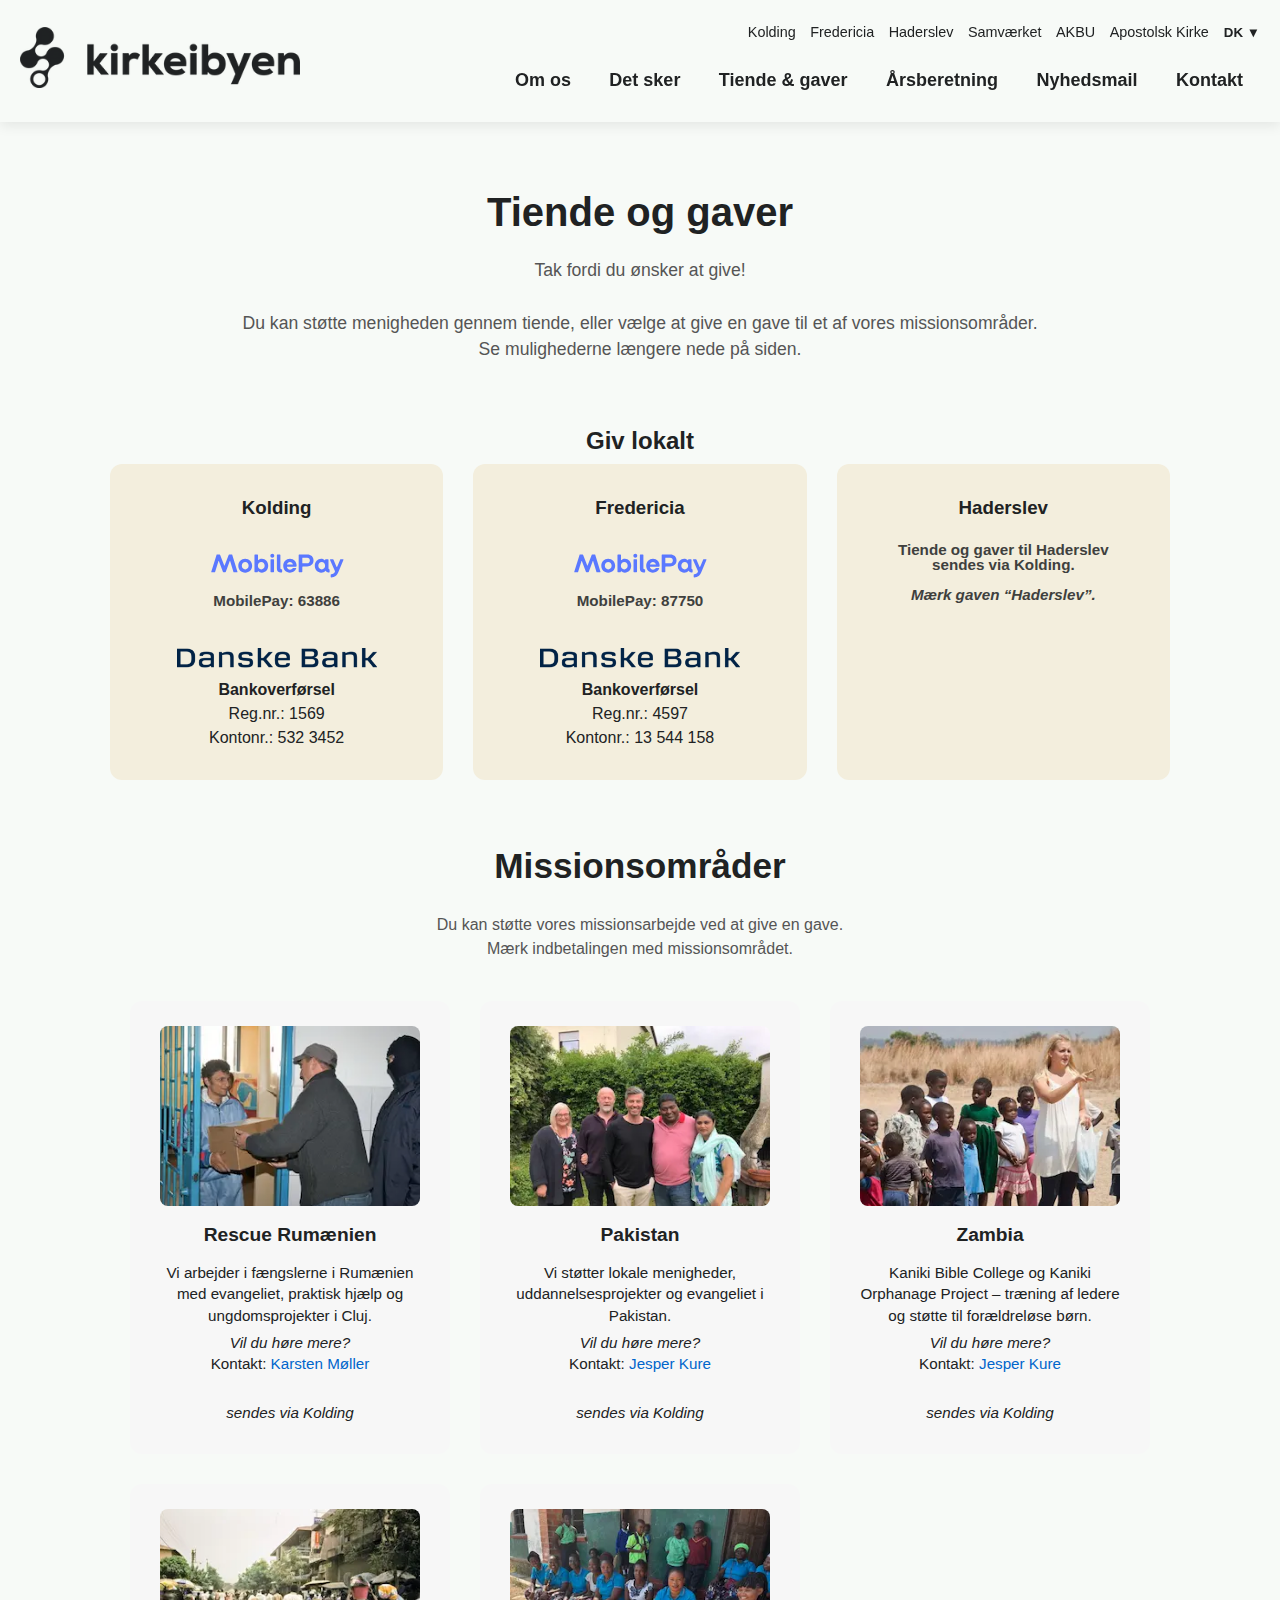
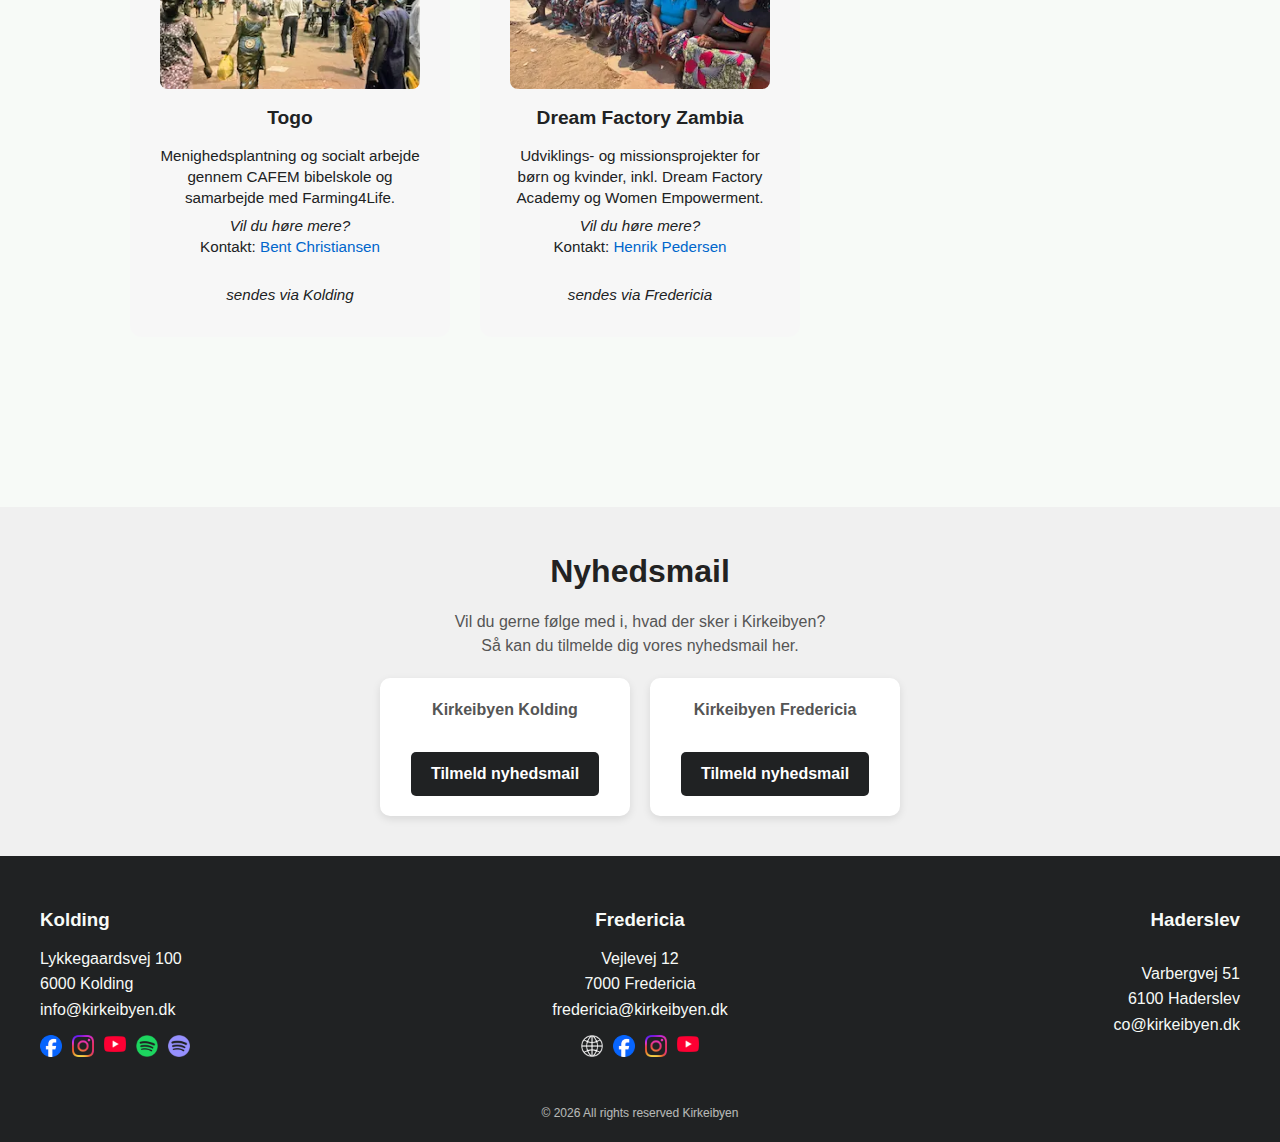
<file: giv/index.html>
<!DOCTYPE html>
<html lang="da">
<head>
  <meta charset="UTF-8">
  <meta http-equiv="X-UA-Compatible" content="IE=edge">
  <title>Giv - Kirkeibyen</title>
  <meta name="viewport" content="width=device-width, initial-scale=1.0">
  <link rel="stylesheet" href="../CSS/style.css">
  <link rel="icon" href="../billeder/Logo/favicon.webp" type="image/x-icon">
</head>

<body>

<header class="header">

  <input type="checkbox" id="menu-toggle">

  <div class="header-inner">

    <!-- Hamburger (mobil) -->
    <label for="menu-toggle" class="hamburger">
      <span></span>
      <span></span>
      <span></span>
    </label>

    <!-- Logo -->
    <a href="/" class="logo">
      <img src="../billeder/Logo/Kib-Logo-black.webp" alt="Kirkeibyen">
    </a>

    <!-- Højre side (desktop) -->
    <div class="right">

      <div class="top-row">
        <div class="locations">
          <a href="#kolding">Kolding</a>
          <a href="https://apk-fa.dk" target="_blank" rel="noopener">Fredericia</a>
          <a href="#haderslev">Haderslev</a>
          <a href="https://samvaerket.dk" target="_blank" rel="noopener">Samværket</a>
          <a href="https://akbu.dk" target="_blank" rel="noopener">AKBU</a>
          <a href="https://apostolskkirke.dk" target="_blank" rel="noopener">Apostolsk Kirke</a>
        </div>

        <div class="language">
          <button>DK ▼</button>
          <ul>
            <li><a href="/giv/">Dansk</a></li>
            <li><a href="/en/give/">English</a></li>
          </ul>
        </div>
      </div>

      <nav class="nav">
        <a href="/om-os/">Om os</a>
        <a href="/det-sker/">Det sker</a>
        <a href="/giv/">Tiende & gaver</a>
        <a href="../Filer/Aarsberetning.pdf" target="_blank" rel="noopener">Årsberetning</a>
        <a href="#nyhedsmail">Nyhedsmail</a>
        <a href="#kontakt">Kontakt</a>
      </nav>

    </div>
  </div>

  <!-- Mobil-menu -->
  <div class="mobile-menu">

    <nav class="mobile-nav">
        <a href="/om-os/">Om os</a>
        <a href="/det-sker/">Det sker</a>
        <a href="/giv/">Tiende & gaver</a>
        <a href="../Filer/Aarsberetning.pdf" target="_blank" rel="noopener">Årsberetning</a>
        <a href="#nyhedsmail">Nyhedsmail</a>
        <a href="#kontakt">Kontakt</a>
      </nav>

    <div class="divider"></div>

    <div class="mobile-locations">
      <a href="#kolding">Kolding</a>
      <a href="https://apk-fa.dk" target="_blank" rel="noopener">Fredericia</a>
      <a href="#haderslev">Haderslev</a>
      <a href="https://samvaerket.dk" target="_blank" rel="noopener">Samværket</a>
      <a href="https://akbu.dk" target="_blank" rel="noopener">AKBU</a>
      <a href="https://apostolskkirke.dk" target="_blank" rel="noopener">Apostolsk Kirke</a>
    </div>

  </div>

</header>

<main class="give-page">

  <!-- =========================
       INTRO
       ========================= -->
  <section class="give-intro">
    <h1>Tiende og gaver</h1>
    <p>
        Tak fordi du ønsker at give!<br>
        <br>
        Du kan støtte menigheden gennem tiende, eller vælge at give en gave til et af vores missionsområder.<br>
        Se mulighederne længere nede på siden.
    </p>
  </section>

  <!-- =========================
     GIV LOKALT
     ========================= -->
<section class="give-locations">
  <h2>Giv lokalt</h2>

  <div class="give-cards">

    <div class="give-card">
      <h3>Kolding</h3>

      <div class="give-section">
        <div class="mobilepay">
          <img src="../billeder/Logo/mobilepay-logo.54880f4c.svg" alt="MobilePay">
          <p>MobilePay: 63886</p>
        </div>

        <div class="bank">
          <img src="../billeder/Logo/Danskebank 2.1.webp" alt="Danske Bank">
          <p>
            <strong>Bankoverførsel</strong><br>
            Reg.nr.: 1569<br>
            Kontonr.: 532 3452
          </p>
        </div>
      </div>
    </div>

    <div class="give-card">
      <h3>Fredericia</h3>

      <div class="give-section">
        <div class="mobilepay">
          <img src="../billeder/Logo/mobilepay-logo.54880f4c.svg" alt="MobilePay">
          <p>MobilePay: 87750</p>
        </div>

        <div class="bank">
          <img src="../billeder/Logo/Danskebank 2.1.webp" alt="Danske Bank">
          <p>
            <strong>Bankoverførsel</strong><br>
            Reg.nr.: 4597<br>
            Kontonr.: 13 544 158
          </p>
        </div>
      </div>
    </div>

    <div class="give-card">
      <h3>Haderslev</h3>

      <div class="give-section">
        <div class="mobilepay">
          <p>Tiende og gaver til Haderslev<br>sendes via Kolding.<br>
             <br>
          <em>Mærk gaven “Haderslev”.</em></p>
        </div>
      </div>
    </div>

  </div>
</section>


  <!-- =========================
       MISSION
       ========================= -->
  <section class="missions">
  <h2>Missionsområder</h2>
  <p class="missions-intro">
    Du kan støtte vores missionsarbejde ved at give en gave.<br>Mærk indbetalingen med missionsområdet.
  </p>


  <div class="missions-group">
    <!-- Rescue Rumænien -->
    <div class="mission-card">
      <img src="../billeder/Mission/Rescue Rumaenien.webp" alt="Rescue Rumænien">
      <h3>Rescue Rumænien</h3>
      <p>
        Vi arbejder i fængslerne i Rumænien med evangeliet, praktisk hjælp og ungdomsprojekter i Cluj.
      </p>
      <p><em>Vil du høre mere?</em><br>Kontakt: <a href="mailto:km@kirkeibyen.dk">Karsten Møller</a></p>
      <p>
        <br>
        <em>sendes via Kolding</em>
      </p>
    </div>

    <!-- Pakistan -->
    <div class="mission-card">
      <img src="../billeder/Mission/Pakistan.webp" alt="Pakistan">
      <h3>Pakistan</h3>
      <p>
        Vi støtter lokale menigheder, uddannelsesprojekter og evangeliet i Pakistan.
      </p>
      <p><em>Vil du høre mere?</em><br>Kontakt: <a href="mailto:jk@kirkeibyen.dk">Jesper Kure</a></p>
      <p>
        <br>
        <em>sendes via Kolding</em>
      </p>
    </div>

    <!-- Zambia -->
    <div class="mission-card">
      <img src="../billeder/Mission/Zambia.webp" alt="Zambia">
      <h3>Zambia</h3>
      <p>
        Kaniki Bible College og Kaniki Orphanage Project – træning af ledere og støtte til forældreløse børn.
      </p>
      <p><em>Vil du høre mere?</em><br>Kontakt: <a href="mailto:jk@kirkeibyen.dk">Jesper Kure</a></p>
      <p>
        <br>
        <em>sendes via Kolding</em>
      </p>
    </div>

    <!-- Togo -->
    <div class="mission-card">
      <img src="../billeder/Mission/Togo.webp" alt="Togo">
      <h3>Togo</h3>
      <p>
        Menighedsplantning og socialt arbejde gennem CAFEM bibelskole og samarbejde med Farming4Life.
      </p>
      <p><em>Vil du høre mere?</em><br>Kontakt: <a href="mailto:bc@kirkeibyen.dk">Bent Christiansen</a></p>
      <p>
        <br>
        <em>sendes via Kolding</em>
      </p>
    </div>

  <!-- Dream Factory Zambia -->
    <div class="mission-card">
      <img src="../billeder/Mission/Dream Factory.webp" alt="Dream Factory Zambia">
      <h3>Dream Factory Zambia</h3>
      <p>
        Udviklings- og missionsprojekter for børn og kvinder, inkl. Dream Factory Academy og Women Empowerment.
      </p>
      <p><em>Vil du høre mere?</em><br>Kontakt: <a href="mailto:hp@kirkeibyen.dk">Henrik Pedersen</a></p>
      <p>
        <br>
        <em>sendes via Fredericia</em>
      </p>
    </div>
  </div>

</section>

</main>

<footer>

  <!-- =========================
       NYHEDSMAIL (UÆNDRET)
       ========================= -->
  <section class="newsletter" id="nyhedsmail">
    <h2>Nyhedsmail</h2>
    <p>
      Vil du gerne følge med i, hvad der sker i Kirkeibyen?<br>
      Så kan du tilmelde dig vores nyhedsmail her.
    </p>

    <div class="newsletter-links">
      <div class="newsletter-location">
        <p><strong>Kirkeibyen Kolding</strong></p>
        <a href="https://mailchi.mp/kirkeibyen/signup-nyhedsmail" target="_blank" rel="noopener" class="newsletter-button">
          Tilmeld nyhedsmail
        </a>
      </div>

      <div class="newsletter-location">
        <p><strong>Kirkeibyen Fredericia</strong></p>
        <a href="https://apk-fa.us4.list-manage.com/subscribe?u=410c36a35183b9dabd7582ae1&id=b020babdff" target="_blank" rel="noopener" class="newsletter-button">
          Tilmeld nyhedsmail
        </a>
      </div>
    </div>
  </section>

  <!-- =========================
       SORT FOOTER BUND
       ========================= -->
  <section class="footer-bottom" id="kontakt">

    <div class="footer-locations">

      <div class="footer-column left" id="kolding">
        <h3>Kolding</h3>
        <p>
          <a href="https://www.google.com/maps?q=Lykkegaardsvej+100,+6000+Kolding" target="_blank" rel="noopener">
            Lykkegaardsvej 100<br>
            6000 Kolding
          </a><br>
          <a href="mailto:info@kirkeibyen.dk">info@kirkeibyen.dk</a>
        </p>
        <div class="social-links">
          <a href="https://www.facebook.com/kibkolding" target="_blank" rel="noopener">
            <img src="../billeder/Logo/Facebook-Logo.webp" alt="Facebook">
          </a>
          <a href="https://www.instagram.com/kirkeibyen_kolding/" target="_blank" rel="noopener">
            <img src="../billeder/Logo/Instagram-Logo.webp" alt="Instagram">
          </a>
          <a href="https://www.youtube.com/@KirkeibyenKolding" target="_blank" rel="noopener" aria-label="YouTube">
            <img src="../billeder/Logo/yt_icon_red_digital.webp" alt="YouTube">
          </a>
          <a href="https://open.spotify.com/show/7Ci4xZHyyvsuQx4ylOfzMC?si=dafb4f1477644d6c" target="_blank" rel="noopener" aria-label="Spotify">
            <img src="../billeder/Logo/Spotify-Logo.webp" alt="Profetisk Podcast">
          </a>
          <a href="https://creators.spotify.com/pod/profile/kirkeibyen/?fbclid=IwY2xjawQAJMZleHRuA2FlbQIxMABicmlkETF1Z2tLcGg5ZzdqcGc2V2Rmc3J0YwZhcHBfaWQQMjIyMDM5MTc4ODIwMDg5MgABHkKCVXhB8Zjw7uZIyv1QKGZDZ4ukPvYyomyVlK6OOLiN5E77AfJ_Qhr1nDKA_aem__M3MKcHEqT95iMcB07qvjQ" target="_blank" rel="noopener">
            <img src="../billeder/Logo/Spotify-Creator-Logo.webp" alt="Prædikner Kolding">
          </a>
          </div>
      </div>

      <div class="footer-column center" id="fredericia">
        <h3>Fredericia</h3>
        <p>
          <a href="https://www.google.com/maps?q=Vejlevej+12,+7000+Fredericia" target="_blank" rel="noopener">
            Vejlevej 12<br>
            7000 Fredericia
          </a><br>
          <a href="mailto:fredericia@kirkeibyen.dk">fredericia@kirkeibyen.dk</a>
        </p>
        <div class="social-links">
          <a href="https://apk-fa.dk/" target="_blank" rel="noopener">
            <img src="../billeder/Logo/Website-Logo-White.webp" alt="Hjemmeside">
          </a>
          <a href="https://www.facebook.com/kibfredericia" target="_blank" rel="noopener">
            <img src="../billeder/Logo/Facebook-Logo.webp" alt="Facebook">
          </a>
          <a href="https://www.instagram.com/kirkeibyen_fredericia/" target="_blank" rel="noopener">
            <img src="../billeder/Logo/Instagram-Logo.webp" alt="Instagram">
          </a>
          <a href="https://www.youtube.com/@kibfredericia" target="_blank" rel="noopener" aria-label="YouTube">
            <img src="../billeder/Logo/yt_icon_red_digital.webp" alt="YouTube">
          </a>
        </div>
      </div>

      <div class="footer-column right" id="haderslev">
        <h3>Haderslev</h3>
        <p>
          <a href="https://www.google.com/maps?q=Varbergvej+51,+6100+Haderslev" target="_blank" rel="noopener">
            Varbergvej 51<br>
            6100 Haderslev
          </a><br>
          <a href="mailto:co@kirkeibyen.dk">co@kirkeibyen.dk</a>
        </p>
      </div>
    </div>
    <p class="copyright">© 2026 All rights reserved Kirkeibyen</p>
  </div>
  </section>

</footer>
</body>
</html>
</file>
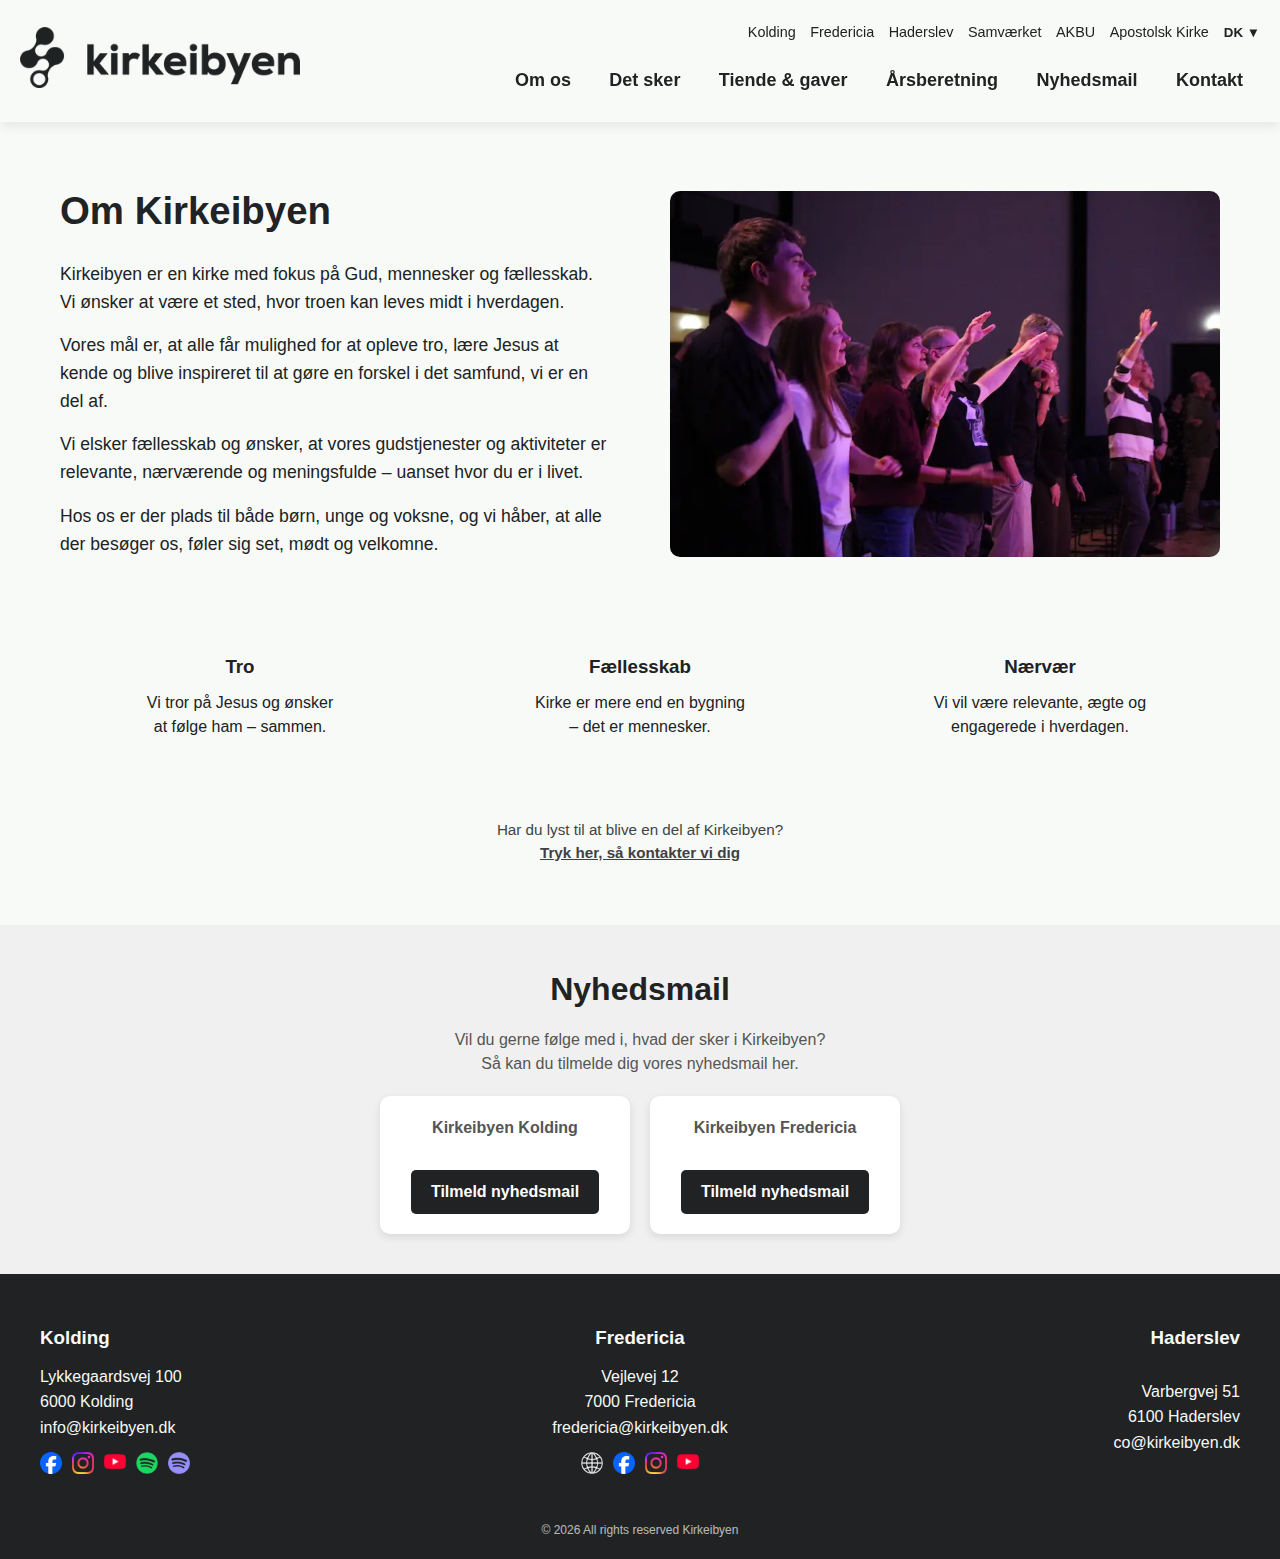
<file: om-os/index.html>
<!DOCTYPE html>
<html lang="da">
<head>
  <meta charset="UTF-8">
  <meta http-equiv="X-UA-Compatible" content="IE=edge">
  <title>Om os - Kirkeibyen</title>
  <meta name="viewport" content="width=device-width, initial-scale=1.0">
  <link rel="stylesheet" href="../CSS/style.css">
  <link rel="icon" href="../billeder/Logo/favicon.webp" type="image/x-icon">
</head>

<body>

<header class="header">

  <input type="checkbox" id="menu-toggle">

  <div class="header-inner">

    <!-- Hamburger (mobil) -->
    <label for="menu-toggle" class="hamburger">
      <span></span>
      <span></span>
      <span></span>
    </label>

    <!-- Logo -->
    <a href="/" class="logo">
      <img src="../billeder/Logo/Kib-Logo-black.webp" alt="Kirkeibyen">
    </a>

    <!-- Højre side (desktop) -->
    <div class="right">

      <div class="top-row">
        <div class="locations">
          <a href="#kolding">Kolding</a>
          <a href="https://apk-fa.dk" target="_blank" rel="noopener">Fredericia</a>
          <a href="#haderslev">Haderslev</a>
          <a href="https://samvaerket.dk" target="_blank" rel="noopener">Samværket</a>
          <a href="https://akbu.dk" target="_blank" rel="noopener">AKBU</a>
          <a href="https://apostolskkirke.dk" target="_blank" rel="noopener">Apostolsk Kirke</a>
        </div>

        <div class="language">
          <button>DK ▼</button>
          <ul>
            <li><a href="/om-os/">Dansk</a></li>
            <li><a href="/en/about/">English</a></li>
          </ul>
        </div>
      </div>

      <nav class="nav">
        <a href="/om-os/">Om os</a>
        <a href="/det-sker/">Det sker</a>
        <a href="/giv/">Tiende & gaver</a>
        <a href="../Filer/Aarsberetning.pdf" target="_blank" rel="noopener">Årsberetning</a>
        <a href="#nyhedsmail">Nyhedsmail</a>
        <a href="#kontakt">Kontakt</a>
      </nav>

    </div>
  </div>

  <!-- Mobil-menu -->
  <div class="mobile-menu">

    <nav class="mobile-nav">
      <a href="/om-os/">Om os</a>
      <a href="/det-sker/">Det sker</a>
      <a href="/giv/">Tiende & gaver</a>
      <a href="../Filer/Aarsberetning.pdf" target="_blank" rel="noopener">Årsberetning</a>
      <a href="#nyhedsmail">Nyhedsmail</a>
      <a href="#kontakt">Kontakt</a>
    </nav>

    <div class="divider"></div>

    <div class="mobile-locations">
      <a href="#kolding">Kolding</a>
      <a href="https://apk-fa.dk" target="_blank" rel="noopener">Fredericia</a>
      <a href="#haderslev">Haderslev</a>
      <a href="https://samvaerket.dk" target="_blank" rel="noopener">Samværket</a>
      <a href="https://akbu.dk" target="_blank" rel="noopener">AKBU</a>
      <a href="https://apostolskkirke.dk" target="_blank" rel="noopener">Apostolsk Kirke</a>
    </div>

  </div>

</header>


<main class="about-page">

  <!-- =========================
       Hvem er vi
       ========================= -->
  <section class="about-hero">
    <div class="about-hero-text">
      <h1>Om Kirkeibyen</h1>
      <p class="intro">
        Kirkeibyen er en kirke med fokus på Gud, mennesker og fællesskab.
        Vi ønsker at være et sted, hvor troen kan leves midt i hverdagen.
      </p>
      <p class="intro">
        Vores mål er, at alle får mulighed for at opleve tro, lære Jesus at kende
        og blive inspireret til at gøre en forskel i det samfund, vi er en del af.
      </p>
      <p class="intro">
        Vi elsker fællesskab og ønsker, at vores gudstjenester og aktiviteter
        er relevante, nærværende og meningsfulde – uanset hvor du er i livet.
      </p>
      <p class="intro">
        Hos os er der plads til både børn, unge og voksne, og vi håber,
        at alle der besøger os, føler sig set, mødt og velkomne.
      </p>
    </div>

    <div class="about-hero-image">
      <img src="../billeder/Om-Os.webp" alt="Fællesskab i Kirkeibyen">
    </div>
  </section>

  <!-- =========================
       VÆRDIER
       ========================= -->
  <section class="about-values">
    <div class="value">
      <h3>Tro</h3>
      <p>Vi tror på Jesus og ønsker<br> at følge ham – sammen.</p>
    </div>

    <div class="value">
      <h3>Fællesskab</h3>
      <p>Kirke er mere end en bygning<br> – det er mennesker.</p>
    </div>

    <div class="value">
      <h3>Nærvær</h3>
      <p>Vi vil være relevante, ægte og<br> engagerede i hverdagen.</p>
    </div>
  </section>

  <p class="calendar-og-tjen">
  Har du lyst til at blive en del af Kirkeibyen?<br>
  <a href="https://kirkeibyen.churchcenter.com/people/forms/75024" target="_blank" rel="noopener">
    Tryk her, så kontakter vi dig
  </a>
</p>


</main>


<footer>

  <!-- =========================
       NYHEDSMAIL (UÆNDRET)
       ========================= -->
  <section class="newsletter" id="nyhedsmail">
    <h2>Nyhedsmail</h2>
    <p>
      Vil du gerne følge med i, hvad der sker i Kirkeibyen?<br>
      Så kan du tilmelde dig vores nyhedsmail her.
    </p>

    <div class="newsletter-links">
      <div class="newsletter-location">
        <p><strong>Kirkeibyen Kolding</strong></p>
        <a href="https://mailchi.mp/kirkeibyen/signup-nyhedsmail" target="_blank" rel="noopener" class="newsletter-button">
          Tilmeld nyhedsmail
        </a>
      </div>

      <div class="newsletter-location">
        <p><strong>Kirkeibyen Fredericia</strong></p>
        <a href="https://apk-fa.us4.list-manage.com/subscribe?u=410c36a35183b9dabd7582ae1&id=b020babdff" target="_blank" rel="noopener" class="newsletter-button">
          Tilmeld nyhedsmail
        </a>
      </div>
    </div>
  </section>

  <!-- =========================
       SORT FOOTER BUND
       ========================= -->
  <section class="footer-bottom" id="kontakt">

    <div class="footer-locations">

      <div class="footer-column left" id="kolding">
        <h3>Kolding</h3>
        <p>
          <a href="https://www.google.com/maps?q=Lykkegaardsvej+100,+6000+Kolding" target="_blank" rel="noopener">
            Lykkegaardsvej 100<br>
            6000 Kolding
          </a><br>
          <a href="mailto:info@kirkeibyen.dk">info@kirkeibyen.dk</a>
        </p>
        <div class="social-links">
          <a href="https://www.facebook.com/kibkolding" target="_blank" rel="noopener">
            <img src="../billeder/Logo/Facebook-Logo.webp" alt="Facebook">
          </a>
          <a href="https://www.instagram.com/kirkeibyen_kolding/" target="_blank" rel="noopener">
            <img src="../billeder/Logo/Instagram-Logo.webp" alt="Instagram">
          </a>
          <a href="https://www.youtube.com/@KirkeibyenKolding" target="_blank" rel="noopener" aria-label="YouTube">
            <img src="../billeder/Logo/yt_icon_red_digital.webp" alt="YouTube">
          </a>
          <a href="https://open.spotify.com/show/7Ci4xZHyyvsuQx4ylOfzMC?si=dafb4f1477644d6c" target="_blank" rel="noopener" aria-label="Spotify">
            <img src="../billeder/Logo/Spotify-Logo.webp" alt="Profetisk Podcast">
          </a>
          <a href="https://creators.spotify.com/pod/profile/kirkeibyen/?fbclid=IwY2xjawQAJMZleHRuA2FlbQIxMABicmlkETF1Z2tLcGg5ZzdqcGc2V2Rmc3J0YwZhcHBfaWQQMjIyMDM5MTc4ODIwMDg5MgABHkKCVXhB8Zjw7uZIyv1QKGZDZ4ukPvYyomyVlK6OOLiN5E77AfJ_Qhr1nDKA_aem__M3MKcHEqT95iMcB07qvjQ" target="_blank" rel="noopener">
            <img src="../billeder/Logo/Spotify-Creator-Logo.webp" alt="Prædikner Kolding">
          </a>
          </div>
      </div>

      <div class="footer-column center" id="fredericia">
        <h3>Fredericia</h3>
        <p>
          <a href="https://www.google.com/maps?q=Vejlevej+12,+7000+Fredericia" target="_blank" rel="noopener">
            Vejlevej 12<br>
            7000 Fredericia
          </a><br>
          <a href="mailto:fredericia@kirkeibyen.dk">fredericia@kirkeibyen.dk</a>
        </p>
        <div class="social-links">
          <a href="https://apk-fa.dk/" target="_blank" rel="noopener">
            <img src="../billeder/Logo/Website-Logo-White.webp" alt="Hjemmeside">
          </a>
          <a href="https://www.facebook.com/kibfredericia" target="_blank" rel="noopener">
            <img src="../billeder/Logo/Facebook-Logo.webp" alt="Facebook">
          </a>
          <a href="https://www.instagram.com/kirkeibyen_fredericia/" target="_blank" rel="noopener">
            <img src="../billeder/Logo/Instagram-Logo.webp" alt="Instagram">
          </a>
          <a href="https://www.youtube.com/@kibfredericia" target="_blank" rel="noopener" aria-label="YouTube">
            <img src="../billeder/Logo/yt_icon_red_digital.webp" alt="YouTube">
          </a>
        </div>
      </div>

      <div class="footer-column right" id="haderslev">
        <h3>Haderslev</h3>
        <p>
          <a href="https://www.google.com/maps?q=Varbergvej+51,+6100+Haderslev" target="_blank" rel="noopener">
            Varbergvej 51<br>
            6100 Haderslev
          </a><br>
          <a href="mailto:co@kirkeibyen.dk">co@kirkeibyen.dk</a>
        </p>
      </div>
    </div>
    <p class="copyright">© 2026 All rights reserved Kirkeibyen</p>
  </div>
  </section>

</footer>
</body>
</html>
</file>
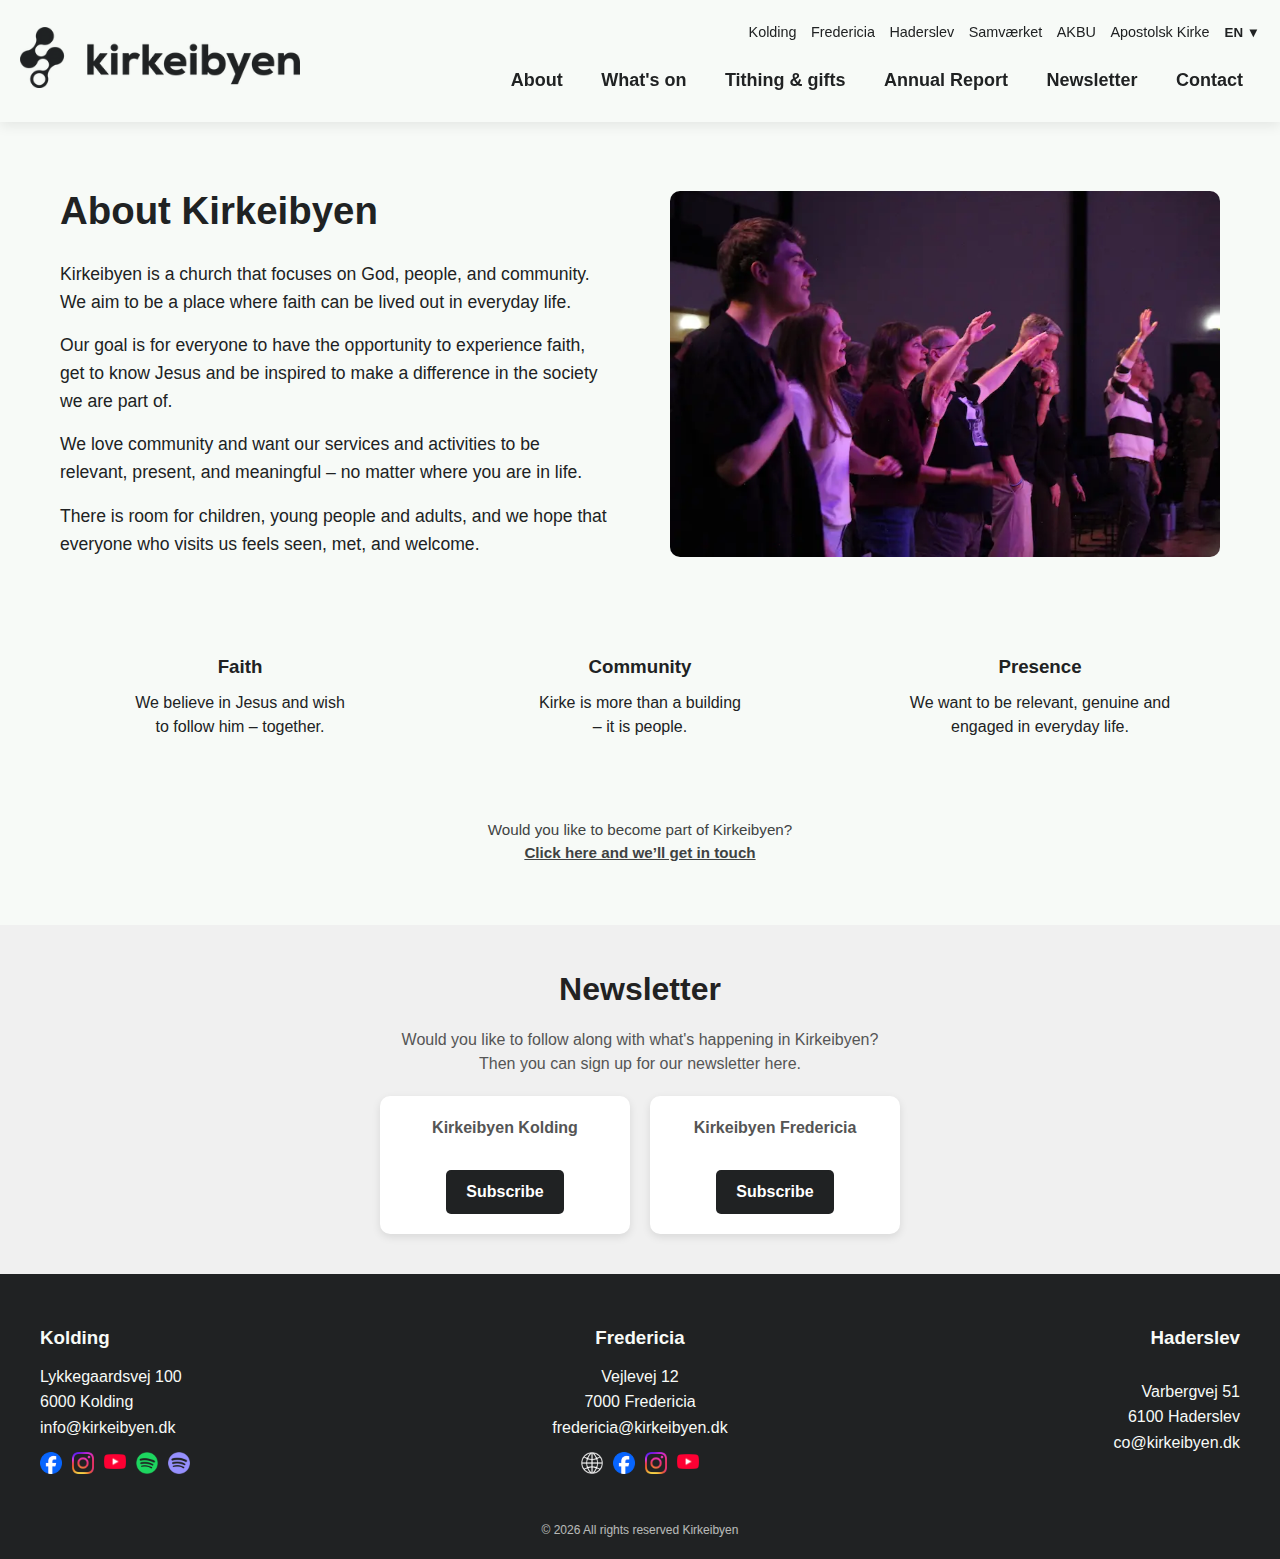
<file: en/about/index.html>
<!DOCTYPE html>
<html lang="da">
<head>
  <meta charset="UTF-8">
  <meta http-equiv="X-UA-Compatible" content="IE=edge">
  <title>about - Kirkeibyen</title>
  <meta name="viewport" content="width=device-width, initial-scale=1.0">
  <link rel="stylesheet" href="../../CSS/style.css">
  <link rel="icon" href="../../billeder/Logo/favicon.webp" type="image/x-icon">
</head>

<body>

<header class="header">

  <input type="checkbox" id="menu-toggle">

  <div class="header-inner">

    <!-- Hamburger (mobil) -->
    <label for="menu-toggle" class="hamburger">
      <span></span>
      <span></span>
      <span></span>
    </label>

    <!-- Logo -->
    <a href="/en/" class="logo">
      <img src="../../billeder/Logo/Kib-Logo-black.webp" alt="Kirkeibyen">
    </a>

    <!-- Højre side (desktop) -->
    <div class="right">

      <div class="top-row">
        <div class="locations">
          <a href="#kolding">Kolding</a>
          <a href="https://apk-fa.dk/english" target="_blank" rel="noopener">Fredericia</a>
          <a href="#haderslev">Haderslev</a>
          <a href="https://samvaerket.dk" target="_blank" rel="noopener">Samværket</a>
          <a href="https://akbu.dk" target="_blank" rel="noopener">AKBU</a>
          <a href="https://apostolskkirke.dk" target="_blank" rel="noopener">Apostolsk Kirke</a>
        </div>

        <div class="language">
          <button>EN ▼</button>
          <ul>
            <li><a href="/om-os/">Dansk</a></li>
            <li><a href="/en/about/">English</a></li>
          </ul>
        </div>
      </div>

      <nav class="nav">
        <a href="/en/about/">About</a>
        <a href="/en/whats-on/">What's on</a>
        <a href="/en/give/">Tithing & gifts</a>
        <a href="../../Filer/Annual-Report.pdf" target="_blank" rel="noopener">Annual Report</a>
        <a href="#newsletter">Newsletter</a>
        <a href="#contact">Contact</a>
      </nav>

    </div>
  </div>

  <!-- Mobil-menu -->
  <div class="mobile-menu">

    <nav class="mobile-nav">
      <a href="/en/about/">About</a>
      <a href="/en/whats-on/">What's on</a>
      <a href="/en/give/">Tithes & gifts</a>
      <a href="../../Filer/Annual-Report.pdf" target="_blank" rel="noopener">Annual Report</a>
      <a href="#newsletter">Newsletter</a>
      <a href="#contact">Contact</a>
    </nav>

    <div class="divider"></div>

    <div class="mobile-locations">
      <a href="#kolding">Kolding</a>
      <a href="https://apk-fa.dk/english" target="_blank" rel="noopener">Fredericia</a>
      <a href="#haderslev">Haderslev</a>
      <a href="https://samvaerket.dk" target="_blank" rel="noopener">Samværket</a>
      <a href="https://akbu.dk" target="_blank" rel="noopener">AKBU</a>
      <a href="https://apostolskkirke.dk" target="_blank" rel="noopener">Apostolsk Kirke</a>
    </div>

  </div>

</header>


<main class="about-page">

  <!-- =========================
       Hvem er vi
       ========================= -->
  <section class="about-hero">
    <div class="about-hero-text">
      <h1>About Kirkeibyen</h1>
      <p class="intro">
        Kirkeibyen is a church that focuses on God, people, and community.
        We aim to be a place where faith can be lived out in everyday life.
      </p>
      <p class="intro">
        Our goal is for everyone to have the opportunity to experience faith, get to know Jesus
        and be inspired to make a difference in the society we are part of.
      </p>
      <p class="intro">
        We love community and want our services and activities
        to be relevant, present, and meaningful – no matter where you are in life.
      </p>
      <p class="intro">
        There is room for children, young people and adults, and we hope
        that everyone who visits us feels seen, met, and welcome.
      </p>
    </div>

    <div class="about-hero-image">
      <img src="../../billeder/Om-Os.webp" alt="Fællesskab i Kirkeibyen">
    </div>
  </section>

  <!-- =========================
       VÆRDIER
       ========================= -->
  <section class="about-values">
    <div class="value">
      <h3>Faith</h3>
      <p>We believe in Jesus and wish<br> to follow him – together.</p>
    </div>

    <div class="value">
      <h3>Community</h3>
      <p>Kirke is more than a building<br> – it is people.</p>
    </div>

    <div class="value">
      <h3>Presence</h3>
      <p>We want to be relevant, genuine and<br> engaged in everyday life.</p>
    </div>
  </section>

  <p class="calendar-og-tjen">
  Would you like to become part of Kirkeibyen?<br>
  <a href="https://kirkeibyen.churchcenter.com/people/forms/75024" target="_blank" rel="noopener">
    Click here and we’ll get in touch
  </a>
</p>

</main>


<footer>

  <!-- =========================
       NYHEDSMAIL (UÆNDRET)
       ========================= -->
  <section class="newsletter" id="newsletter">
    <h2>Newsletter</h2>
    <p>
      Would you like to follow along with what's happening in Kirkeibyen?<br>
      Then you can sign up for our newsletter here.
    </p>

    <div class="newsletter-links">
      <div class="newsletter-location">
        <p><strong>Kirkeibyen Kolding</strong></p>
        <a href="https://mailchi.mp/kirkeibyen/signup-nyhedsmail" target="_blank" rel="noopener" class="newsletter-button">
          Subscribe
        </a>
      </div>

      <div class="newsletter-location">
        <p><strong>Kirkeibyen Fredericia</strong></p>
        <a href="https://apk-fa.us4.list-manage.com/subscribe?u=410c36a35183b9dabd7582ae1&id=b020babdff" target="_blank" rel="noopener" class="newsletter-button">
          Subscribe
        </a>
      </div>
    </div>
  </section>

  <!-- =========================
       SORT FOOTER BUND
       ========================= -->
  <section class="footer-bottom" id="contact">

    <div class="footer-locations">

      <div class="footer-column left" id="kolding">
        <h3>Kolding</h3>
        <p>
          <a href="https://www.google.com/maps?q=Lykkegaardsvej+100,+6000+Kolding" target="_blank" rel="noopener">
            Lykkegaardsvej 100<br>
            6000 Kolding
          </a><br>
          <a href="mailto:info@kirkeibyen.dk">info@kirkeibyen.dk</a>
        </p>
        <div class="social-links">
          <a href="https://www.facebook.com/kibkolding" target="_blank" rel="noopener">
            <img src="../../billeder/Logo/Facebook-Logo.webp" alt="Facebook">
          </a>
          <a href="https://www.instagram.com/kirkeibyen_kolding/" target="_blank" rel="noopener">
            <img src="../../billeder/Logo/Instagram-Logo.webp" alt="Instagram">
          </a>
          <a href="https://www.youtube.com/@KirkeibyenKolding" target="_blank" rel="noopener" aria-label="YouTube">
            <img src="../../billeder/Logo/yt_icon_red_digital.webp" alt="YouTube">
          </a>
          <a href="https://open.spotify.com/show/7Ci4xZHyyvsuQx4ylOfzMC?si=dafb4f1477644d6c" target="_blank" rel="noopener" aria-label="Spotify">
            <img src="../../billeder/Logo/Spotify-Logo.webp" alt="Profetisk Podcast">
          </a>
          <a href="https://creators.spotify.com/pod/profile/kirkeibyen/?fbclid=IwY2xjawQAJMZleHRuA2FlbQIxMABicmlkETF1Z2tLcGg5ZzdqcGc2V2Rmc3J0YwZhcHBfaWQQMjIyMDM5MTc4ODIwMDg5MgABHkKCVXhB8Zjw7uZIyv1QKGZDZ4ukPvYyomyVlK6OOLiN5E77AfJ_Qhr1nDKA_aem__M3MKcHEqT95iMcB07qvjQ" target="_blank" rel="noopener">
            <img src="../../billeder/Logo/Spotify-Creator-Logo.webp" alt="Prædikner Kolding">
          </a>
          </div>
      </div>

      <div class="footer-column center" id="fredericia">
        <h3>Fredericia</h3>
        <p>
          <a href="https://www.google.com/maps?q=Vejlevej+12,+7000+Fredericia" target="_blank" rel="noopener">
            Vejlevej 12<br>
            7000 Fredericia
          </a><br>
          <a href="mailto:fredericia@kirkeibyen.dk">fredericia@kirkeibyen.dk</a>
        </p>
        <div class="social-links">
          <a href="https://apk-fa.dk/" target="_blank" rel="noopener">
            <img src="../../billeder/Logo/Website-Logo-White.webp" alt="Hjemmeside">
          </a>
          <a href="https://www.facebook.com/kibfredericia" target="_blank" rel="noopener">
            <img src="../../billeder/Logo/Facebook-Logo.webp" alt="Facebook">
          </a>
          <a href="https://www.instagram.com/kirkeibyen_fredericia/" target="_blank" rel="noopener">
            <img src="../../billeder/Logo/Instagram-Logo.webp" alt="Instagram">
          </a>
          <a href="https://www.youtube.com/@kibfredericia" target="_blank" rel="noopener" aria-label="YouTube">
            <img src="../../billeder/Logo/yt_icon_red_digital.webp" alt="YouTube">
          </a>
        </div>
      </div>

      <div class="footer-column right" id="haderslev">
        <h3>Haderslev</h3>
        <p>
          <a href="https://www.google.com/maps?q=Varbergvej+51,+6100+Haderslev" target="_blank" rel="noopener">
            Varbergvej 51<br>
            6100 Haderslev
          </a><br>
          <a href="mailto:co@kirkeibyen.dk">co@kirkeibyen.dk</a>
        </p>
      </div>

    </div>

    <p class="copyright">© 2026 All rights reserved Kirkeibyen</p>

  </section>

</footer>
</body>
</html>
</file>
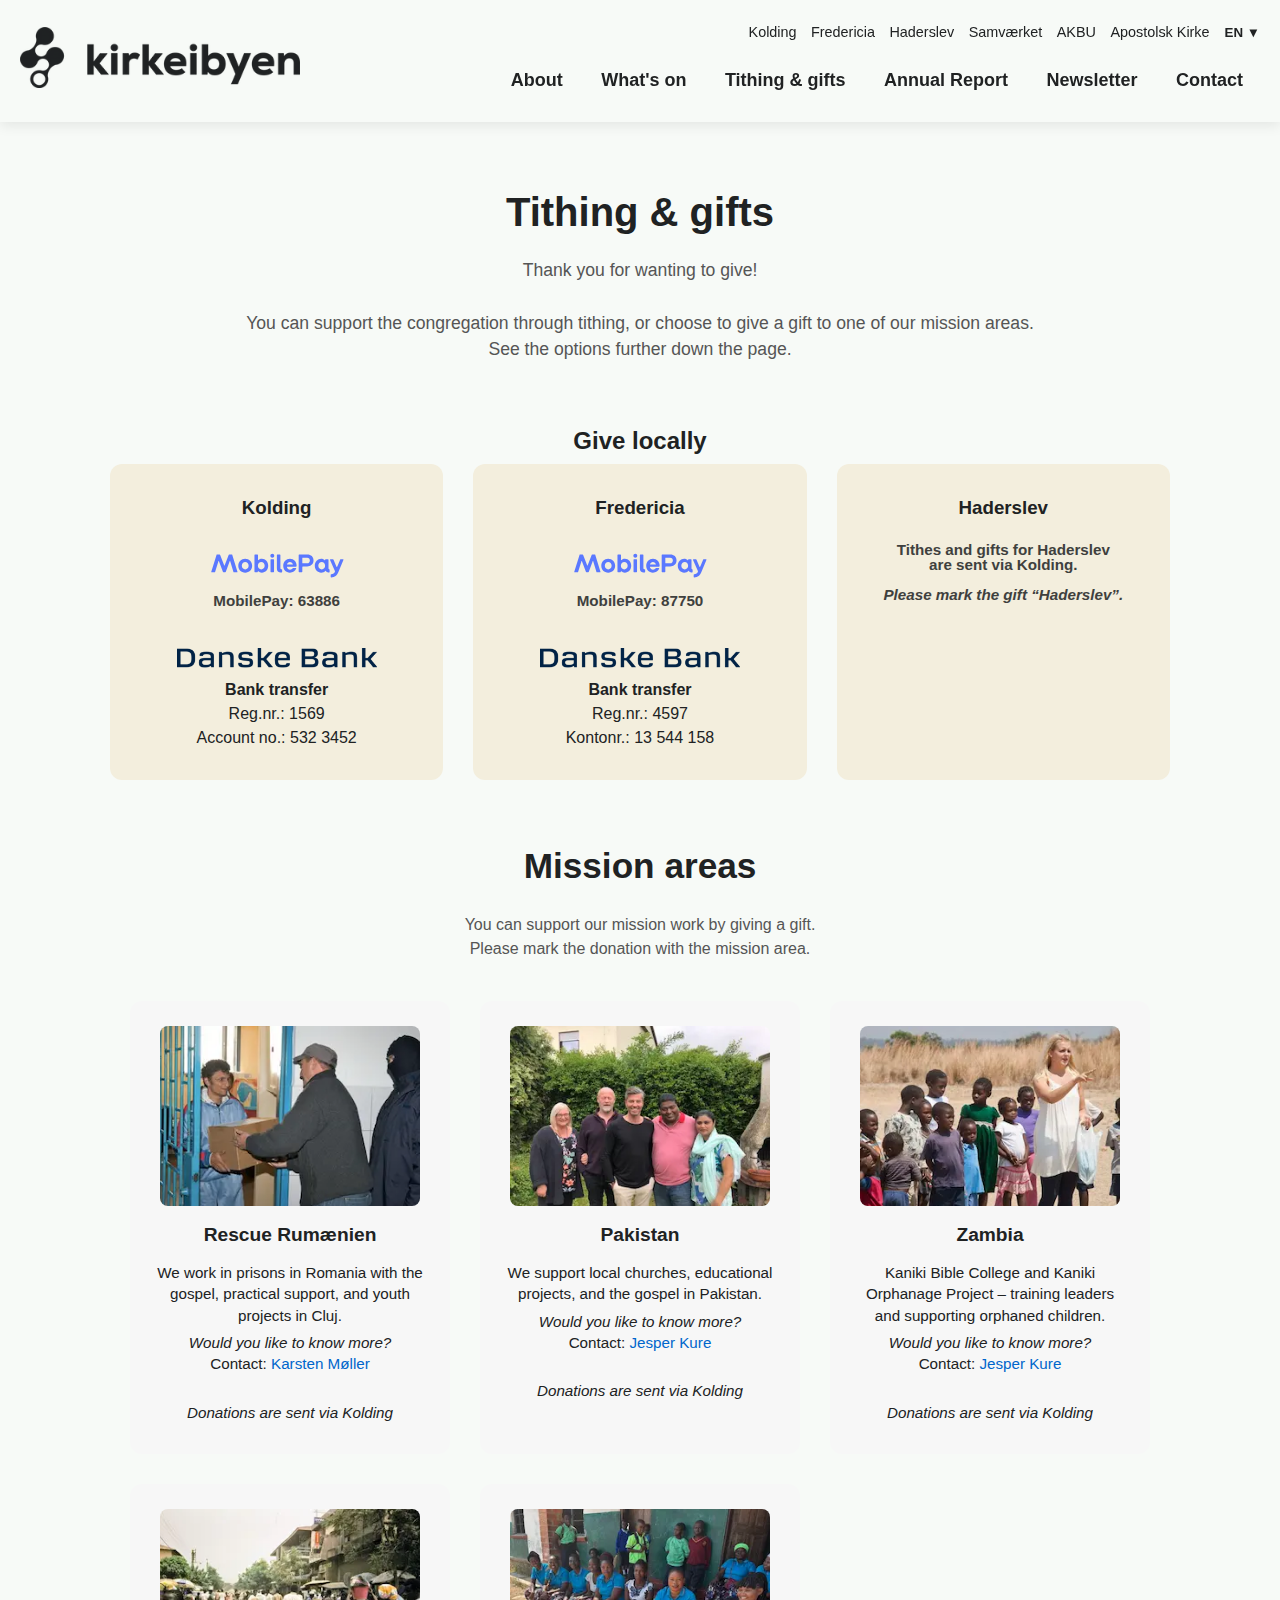
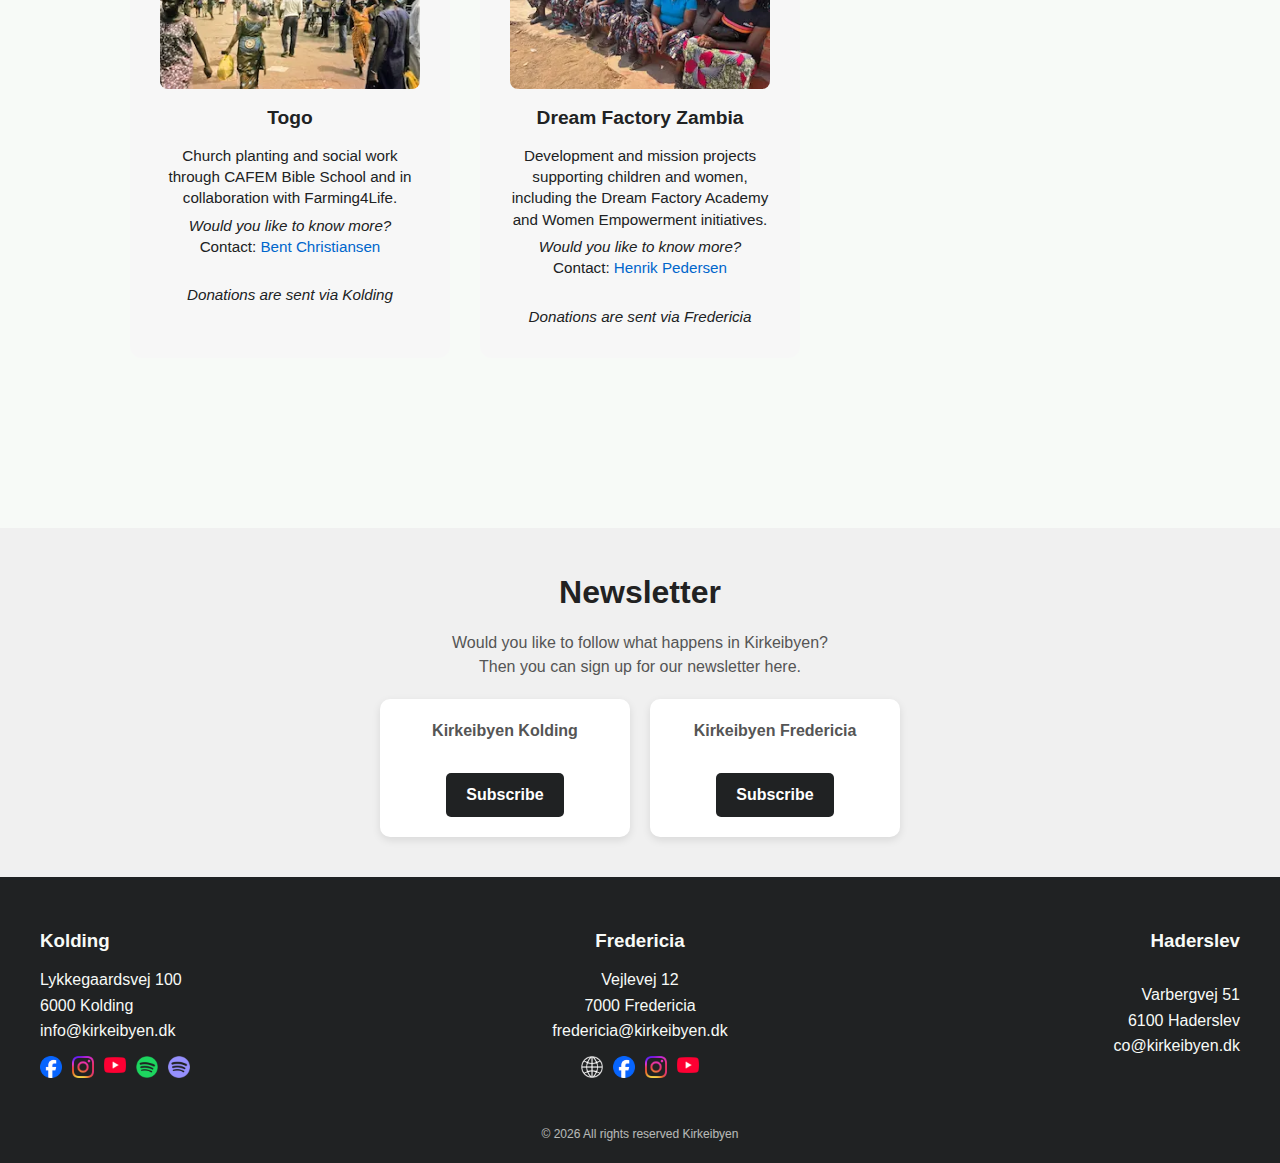
<file: en/give/index.html>
<!DOCTYPE html>
<html lang="da">
<head>
  <meta charset="UTF-8">
  <meta http-equiv="X-UA-Compatible" content="IE=edge">
  <title>Give - Kirkeibyen</title>
  <meta name="viewport" content="width=device-width, initial-scale=1.0">
  <link rel="stylesheet" href="../../CSS/style.css">
  <link rel="icon" href="../../billeder/Logo/favicon.webp" type="image/x-icon">
</head>

<body>

<header class="header">

  <input type="checkbox" id="menu-toggle">

  <div class="header-inner">

    <!-- Hamburger (mobil) -->
    <label for="menu-toggle" class="hamburger">
      <span></span>
      <span></span>
      <span></span>
    </label>

    <!-- Logo -->
    <a href="/en/" class="logo">
      <img src="../../billeder/Logo/Kib-Logo-black.webp" alt="Kirkeibyen">
    </a>

    <!-- Højre side (desktop) -->
    <div class="right">

      <div class="top-row">
        <div class="locations">
          <a href="#kolding">Kolding</a>
          <a href="https://apk-fa.dk/english" target="_blank" rel="noopener">Fredericia</a>
          <a href="#haderslev">Haderslev</a>
          <a href="https://samvaerket.dk" target="_blank" rel="noopener">Samværket</a>
          <a href="https://akbu.dk" target="_blank" rel="noopener">AKBU</a>
          <a href="https://apostolskkirke.dk" target="_blank" rel="noopener">Apostolsk Kirke</a>
        </div>

        <div class="language">
          <button>EN ▼</button>
          <ul>
            <li><a href="/giv/">Dansk</a></li>
            <li><a href="/en/give/">English</a></li>
          </ul>
        </div>
      </div>

      <nav class="nav">
        <a href="/en/about/">About</a>
        <a href="/en/whats-on/">What's on</a>
        <a href="/en/give/">Tithing & gifts</a>
        <a href="../../Filer/Annual-Report.pdf" target="_blank" rel="noopener">Annual Report</a>
        <a href="#newsletter">Newsletter</a>
        <a href="#contact">Contact</a>
      </nav>

    </div>
  </div>

  <!-- Mobil-menu -->
  <div class="mobile-menu">

    <nav class="mobile-nav">
        <a href="/en/about/">About</a>
        <a href="/en/whats-on/">What's on</a>
        <a href="/en/give/">Tithes & gifts</a>
        <a href="../../Filer/Annual-Report.pdf" target="_blank" rel="noopener">Annual Report</a>
        <a href="#newsletter">Newsletter</a>
        <a href="#contact">Contact</a>
      </nav>

    <div class="divider"></div>

    <div class="mobile-locations">
      <a href="#kolding">Kolding</a>
      <a href="https://apk-fa.dk/english" target="_blank" rel="noopener">Fredericia</a>
      <a href="#haderslev">Haderslev</a>
      <a href="https://samvaerket.dk" target="_blank" rel="noopener">Samværket</a>
      <a href="https://akbu.dk" target="_blank" rel="noopener">AKBU</a>
      <a href="https://apostolskkirke.dk" target="_blank" rel="noopener">Apostolsk Kirke</a>
    </div>

  </div>

</header>

<main class="give-page">

  <!-- =========================
       INTRO
       ========================= -->
  <section class="give-intro">
    <h1>Tithing & gifts</h1>
    <p>
        Thank you for wanting to give!<br>
        <br>
        You can support the congregation through tithing, or choose to give a gift to one of our mission areas.<br>
        See the options further down the page.
    </p>
  </section>

  <!-- =========================
     GIV LOKALT
     ========================= -->
<section class="give-locations">
  <h2>Give locally</h2>

  <div class="give-cards">

    <div class="give-card">
      <h3>Kolding</h3>

      <div class="give-section">
        <div class="mobilepay">
          <img src="../../billeder/Logo/mobilepay-logo.54880f4c.svg" alt="MobilePay">
          <p>MobilePay: 63886</p>
        </div>

        <div class="bank">
          <img src="../../billeder/Logo/Danskebank 2.1.webp" alt="Danske Bank">
          <p>
            <strong>Bank transfer</strong><br>
            Reg.nr.: 1569<br>
            Account no.: 532 3452
          </p>
        </div>
      </div>
    </div>

    <div class="give-card">
      <h3>Fredericia</h3>

      <div class="give-section">
        <div class="mobilepay">
          <img src="../../billeder/Logo/mobilepay-logo.54880f4c.svg" alt="MobilePay">
          <p>MobilePay: 87750</p>
        </div>

        <div class="bank">
          <img src="../../billeder/Logo/Danskebank 2.1.webp" alt="Danske Bank">
          <p>
            <strong>Bank transfer</strong><br>
            Reg.nr.: 4597<br>
            Kontonr.: 13 544 158
          </p>
        </div>
      </div>
    </div>

    <div class="give-card">
      <h3>Haderslev</h3>

      <div class="give-section">
        <div class="mobilepay">
          <p>Tithes and gifts for Haderslev<br>are sent via Kolding.<br>
             <br>
          <em>Please mark the gift “Haderslev”.</em></p>
        </div>
      </div>
    </div>

  </div>
</section>


  <!-- =========================
       MISSION
       ========================= -->
  <section class="missions">
  <h2>Mission areas</h2>
  <p class="missions-intro">
    You can support our mission work by giving a gift.<br>Please mark the donation with the mission area.
  </p>


  <div class="missions-group">
    <!-- Rescue Rumænien -->
    <div class="mission-card">
      <img src="../../billeder/Mission/Rescue Rumaenien.webp" alt="Rescue Rumænien">
      <h3>Rescue Rumænien</h3>
      <p>
        We work in prisons in Romania with the gospel, practical support, and youth projects in Cluj.
      </p>
      <p><em>Would you like to know more?</em><br>Contact: <a href="mailto:km@kirkeibyen.dk">Karsten Møller</a></p>
      <p>
        <br>
        <em>Donations are sent via Kolding</em>
      </p>
    </div>

    <!-- Pakistan -->
    <div class="mission-card">
      <img src="../../billeder/Mission/Pakistan.webp" alt="Pakistan">
      <h3>Pakistan</h3>
      <p>
        We support local churches, educational projects, and the gospel in Pakistan.
      </p>
      <p><em>Would you like to know more?</em><br>Contact: <a href="mailto:jk@kirkeibyen.dk">Jesper Kure</a></p>
      <p>
        <br>
        <em>Donations are sent via Kolding</em>
      </p>
    </div>

    <!-- Zambia -->
    <div class="mission-card">
      <img src="../../billeder/Mission/Zambia.webp" alt="Zambia">
      <h3>Zambia</h3>
      <p>
        Kaniki Bible College and Kaniki Orphanage Project – training leaders and supporting orphaned children.
      </p>
      <p><em>Would you like to know more?</em><br>Contact: <a href="mailto:jk@kirkeibyen.dk">Jesper Kure</a></p>
      <p>
        <br>
        <em>Donations are sent via Kolding</em>
      </p>
    </div>

    <!-- Togo -->
    <div class="mission-card">
      <img src="../../billeder/Mission/Togo.webp" alt="Togo">
      <h3>Togo</h3>
      <p>
        Church planting and social work through CAFEM Bible School and in collaboration with Farming4Life.
      </p>
      <p><em>Would you like to know more?</em><br>Contact: <a href="mailto:bc@kirkeibyen.dk">Bent Christiansen</a></p>
      <p>
        <br>
        <em>Donations are sent via Kolding</em>
      </p>
    </div>

  <!-- Dream Factory Zambia -->
    <div class="mission-card">
      <img src="../../billeder/Mission/Dream Factory.webp" alt="Dream Factory Zambia">
      <h3>Dream Factory Zambia</h3>
      <p>
        Development and mission projects supporting children and women, including the Dream Factory Academy and Women Empowerment initiatives.
      </p>
      <p><em>Would you like to know more?</em><br>Contact: <a href="mailto:hp@kirkeibyen.dk">Henrik Pedersen</a></p>
      <p>
        <br>
        <em>Donations are sent via Fredericia</em>
      </p>
    </div>
  </div>

</section>

</main>

<footer>

  <!-- =========================
       NYHEDSMAIL (UÆNDRET)
       ========================= -->
  <section class="newsletter" id="newsletter">
    <h2>Newsletter</h2>
    <p>
      Would you like to follow what happens in Kirkeibyen?<br>
      Then you can sign up for our newsletter here.
    </p>

    <div class="newsletter-links">
      <div class="newsletter-location">
        <p><strong>Kirkeibyen Kolding</strong></p>
        <a href="https://mailchi.mp/kirkeibyen/signup-nyhedsmail" target="_blank" rel="noopener" class="newsletter-button">
          Subscribe
        </a>
      </div>

      <div class="newsletter-location">
        <p><strong>Kirkeibyen Fredericia</strong></p>
        <a href="https://apk-fa.us4.list-manage.com/subscribe?u=410c36a35183b9dabd7582ae1&id=b020babdff" target="_blank" rel="noopener" class="newsletter-button">
          Subscribe
        </a>
      </div>
    </div>
  </section>

  <!-- =========================
       SORT FOOTER BUND
       ========================= -->
  <section class="footer-bottom" id="contact">

    <div class="footer-locations">

      <div class="footer-column left" id="kolding">
        <h3>Kolding</h3>
        <p>
          <a href="https://www.google.com/maps?q=Lykkegaardsvej+100,+6000+Kolding" target="_blank" rel="noopener">
            Lykkegaardsvej 100<br>
            6000 Kolding
          </a><br>
          <a href="mailto:info@kirkeibyen.dk">info@kirkeibyen.dk</a>
        </p>
        <div class="social-links">
          <a href="https://www.facebook.com/kibkolding" target="_blank" rel="noopener">
            <img src="../../billeder/Logo/Facebook-Logo.webp" alt="Facebook">
          </a>
          <a href="https://www.instagram.com/kirkeibyen_kolding/" target="_blank" rel="noopener">
            <img src="../../billeder/Logo/Instagram-Logo.webp" alt="Instagram">
          </a>
          <a href="https://www.youtube.com/@KirkeibyenKolding" target="_blank" rel="noopener" aria-label="YouTube">
            <img src="../../billeder/Logo/yt_icon_red_digital.webp" alt="YouTube">
          </a>
          <a href="https://open.spotify.com/show/7Ci4xZHyyvsuQx4ylOfzMC?si=dafb4f1477644d6c" target="_blank" rel="noopener" aria-label="Spotify">
            <img src="../../billeder/Logo/Spotify-Logo.webp" alt="Profetisk Podcast">
          </a>
          <a href="https://creators.spotify.com/pod/profile/kirkeibyen/?fbclid=IwY2xjawQAJMZleHRuA2FlbQIxMABicmlkETF1Z2tLcGg5ZzdqcGc2V2Rmc3J0YwZhcHBfaWQQMjIyMDM5MTc4ODIwMDg5MgABHkKCVXhB8Zjw7uZIyv1QKGZDZ4ukPvYyomyVlK6OOLiN5E77AfJ_Qhr1nDKA_aem__M3MKcHEqT95iMcB07qvjQ" target="_blank" rel="noopener">
            <img src="../../billeder/Logo/Spotify-Creator-Logo.webp" alt="Prædikner Kolding">
          </a>
          </div>
      </div>

      <div class="footer-column center" id="fredericia">
        <h3>Fredericia</h3>
        <p>
          <a href="https://www.google.com/maps?q=Vejlevej+12,+7000+Fredericia" target="_blank" rel="noopener">
            Vejlevej 12<br>
            7000 Fredericia
          </a><br>
          <a href="mailto:fredericia@kirkeibyen.dk">fredericia@kirkeibyen.dk</a>
        </p>
        <div class="social-links">
          <a href="https://apk-fa.dk/" target="_blank" rel="noopener">
            <img src="../../billeder/Logo/Website-Logo-White.webp" alt="Hjemmeside">
          </a>
          <a href="https://www.facebook.com/kibfredericia" target="_blank" rel="noopener">
            <img src="../../billeder/Logo/Facebook-Logo.webp" alt="Facebook">
          </a>
          <a href="https://www.instagram.com/kirkeibyen_fredericia/" target="_blank" rel="noopener">
            <img src="../../billeder/Logo/Instagram-Logo.webp" alt="Instagram">
          </a>
          <a href="https://www.youtube.com/@kibfredericia" target="_blank" rel="noopener" aria-label="YouTube">
            <img src="../../billeder/Logo/yt_icon_red_digital.webp" alt="YouTube">
          </a>
        </div>
      </div>

      <div class="footer-column right" id="haderslev">
        <h3>Haderslev</h3>
        <p>
          <a href="https://www.google.com/maps?q=Varbergvej+51,+6100+Haderslev" target="_blank" rel="noopener">
            Varbergvej 51<br>
            6100 Haderslev
          </a><br>
          <a href="mailto:co@kirkeibyen.dk">co@kirkeibyen.dk</a>
        </p>
      </div>

    </div>

    <p class="copyright">© 2026 All rights reserved Kirkeibyen</p>

  </section>

</footer>
</body>
</html>
</file>
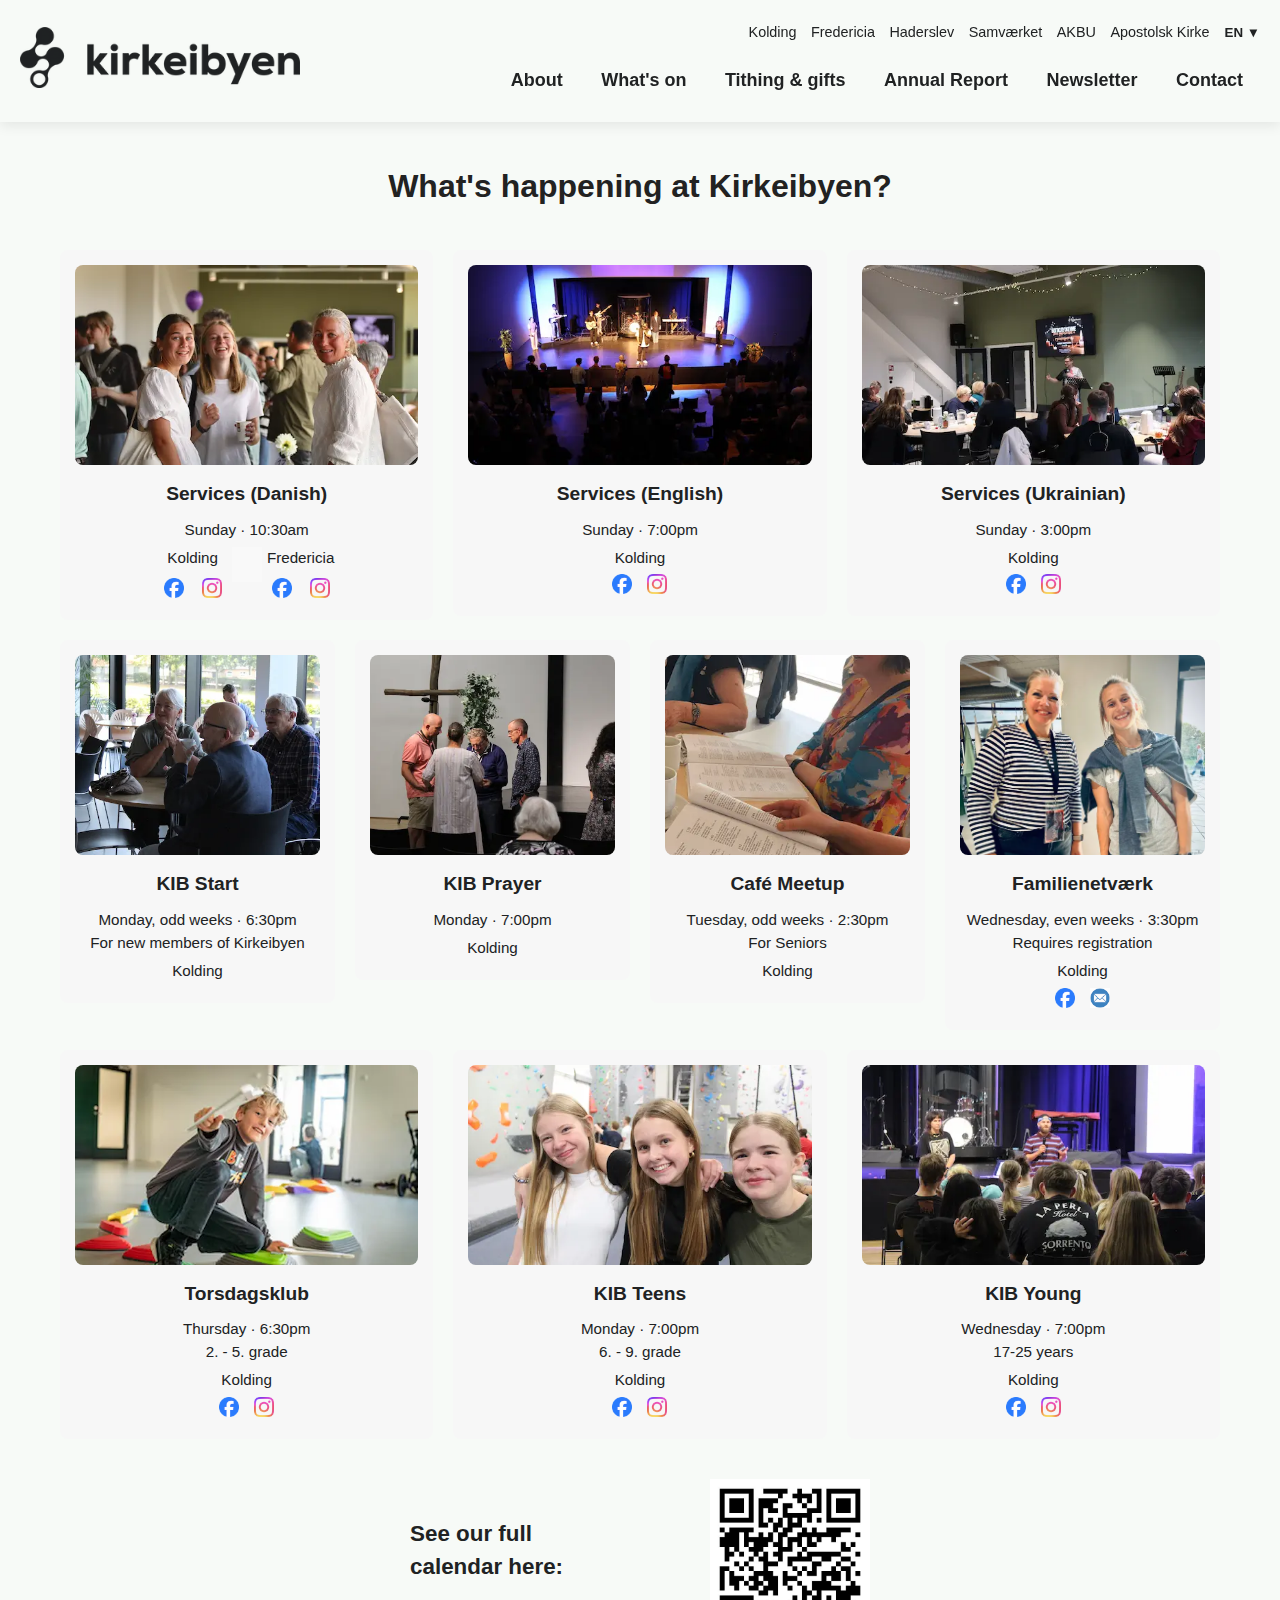
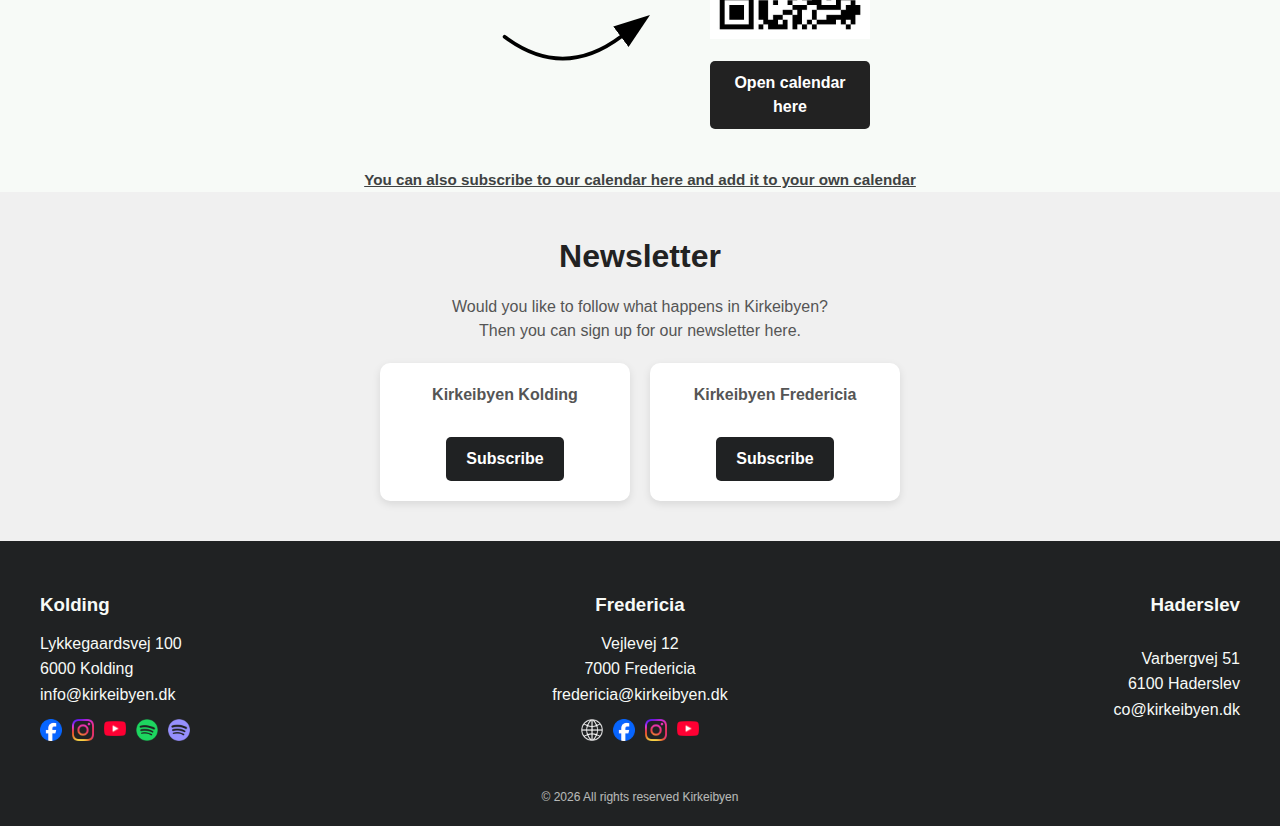
<file: en/whats-on/index.html>
<!DOCTYPE html>
<html lang="da">
<head>
  <meta charset="UTF-8">
  <meta http-equiv="X-UA-Compatible" content="IE=edge">
  <title>What's on - Kirkeibyen</title>
  <meta name="viewport" content="width=device-width, initial-scale=1.0">
  <link rel="stylesheet" href="../../CSS/style.css">
  <link rel="icon" href="../../billeder/Logo/favicon.webp" type="image/x-icon">
</head>

<body>

<header class="header">

  <input type="checkbox" id="menu-toggle">

  <div class="header-inner">

    <!-- Hamburger (mobil) -->
    <label for="menu-toggle" class="hamburger">
      <span></span>
      <span></span>
      <span></span>
    </label>

    <!-- Logo -->
    <a href="/" class="logo">
      <img src="../../billeder/Logo/Kib-Logo-black.webp" alt="Kirkeibyen">
    </a>

    <!-- Højre side (desktop) -->
    <div class="right">

      <div class="top-row">
        <div class="locations">
          <a href="#kolding">Kolding</a>
          <a href="https://apk-fa.dk/english" target="_blank" rel="noopener">Fredericia</a>
          <a href="#haderslev">Haderslev</a>
          <a href="https://samvaerket.dk" target="_blank" rel="noopener">Samværket</a>
          <a href="https://akbu.dk" target="_blank" rel="noopener">AKBU</a>
          <a href="https://apostolskkirke.dk" target="_blank" rel="noopener">Apostolsk Kirke</a>
        </div>

        <div class="language">
          <button>EN ▼</button>
          <ul>
            <li><a href="/det-sker/">Dansk</a></li>
            <li><a href="/en/whats-on/">English</a></li>
          </ul>
        </div>
      </div>

      <nav class="nav">
        <a href="/en/about/">About</a>
        <a href="/en/whats-on/">What's on</a>
        <a href="/en/give/">Tithing & gifts</a>
        <a href="../../Filer/Annual-Report.pdf" target="_blank" rel="noopener">Annual Report</a>
        <a href="#newsletter">Newsletter</a>
        <a href="#contact">Contact</a>
      </nav>

    </div>
  </div>

  <!-- Mobil-menu -->
  <div class="mobile-menu">

    <nav class="mobile-nav">
        <a href="/en/about/">About</a>
        <a href="/en/whats-on/">What's on</a>
        <a href="/en/give/">Tithing & gifts</a>
        <a href="../../Filer/Annual-Report.pdf" target="_blank" rel="noopener">Annual Report</a>
        <a href="#newsletter">Newsletter</a>
        <a href="#contact">Contact</a>
      </nav>

    <div class="divider"></div>

    <div class="mobile-locations">
      <a href="#kolding">Kolding</a>
      <a href="https://apk-fa.dk/english" target="_blank" rel="noopener">Fredericia</a>
      <a href="#haderslev">Haderslev</a>
      <a href="https://samvaerket.dk" target="_blank" rel="noopener">Samværket</a>
      <a href="https://akbu.dk" target="_blank" rel="noopener">AKBU</a>
      <a href="https://apostolskkirke.dk" target="_blank" rel="noopener">Apostolsk Kirke</a>
    </div>

  </div>

</header>


<main class="frontpage">
    <!-- =========================
       EVENTS / UGEOVERSIGT
       ========================= -->
<section class="events">
  <h1>What's happening at Kirkeibyen?</h1>
</section>

  <section class="events">
  <div class="event-cards">
    <!-- Gudstjenester Dansk -->
    <div class="event-card">
  <img src="../../billeder/Dansk-Gudstjeneste.webp" alt="Gudstjeneste">
  <h3>Services (Danish)</h3>
  <p>Sunday · 10:30am</p>

  <div class="social-links social-danish">

  <div class="city-block">
    <p>Kolding</p>
    <div class="city-icons">
      <a href="https://www.facebook.com/kibkolding" target="_blank" rel="noopener"><img src="../../billeder/Logo/Facebook-Logo.webp" alt="Facebook"></a>
        <a href="https://www.instagram.com/kirkeibyen_kolding/" target="_blank"><img src="../../billeder/Logo/Instagram-Logo.webp" alt="Instagram"></a>
    </div>
  </div>

  <div class="city-divider"></div>

  <div class="city-block">
    <p>Fredericia</p>
    <div class="city-icons">
      <a href="https://www.facebook.com/kibfredericia" target="_blank" rel="noopener"><img src="../../billeder/Logo/Facebook-Logo.webp" alt="Facebook"></a>
        <a href="https://www.instagram.com/kirkeibyen_fredericia/" target="_blank"><img src="../../billeder/Logo/Instagram-Logo.webp" alt="Instagram"></a>
    </div>
  </div>
</div>
    </div>

    <!-- Gudstjenester Engelsk -->
    <div class="event-card">
      <img src="../../billeder/Engelsk-Gudstjeneste.webp" alt="Gudstjeneste">
      <h3>Services (English)</h3>
      <p>Sunday · 7:00pm</p>
      <p>Kolding</p>
      <div class="social-links">
        <a href="https://www.facebook.com/kibkolding" target="_blank" rel="noopener"><img src="../../billeder/Logo/Facebook-Logo.webp" alt="Facebook"></a>
        <a href="https://www.instagram.com/kirkeibyen_kolding/" target="_blank"><img src="../../billeder/Logo/Instagram-Logo.webp" alt="Instagram"></a>
      </div>
    </div>

    <!-- Gudstjenester Ukrainsk -->
    <div class="event-card">
      <img src="../../billeder/Ukrainsk-Gudstjeneste.webp" alt="Gudstjeneste">
      <h3>Services (Ukrainian)</h3>
      <p>Sunday · 3:00pm</p>
      <p>Kolding</p>
      <div class="social-links">
        <a href="https://www.facebook.com/profile.php?id=61567396013253" target="_blank" rel="noopener"><img src="../../billeder/Logo/Facebook-Logo.webp" alt="Facebook"></a>
        <a href="https://www.instagram.com/kirkeibyen?fbclid=IwY2xjawPUoa9leHRuA2FlbQIxMABicmlkETFUaE5SSnVMMFg5TlNwWHlsc3J0YwZhcHBfaWQQMjIyMDM5MTc4ODIwMDg5MgABHsey93qjw_FJaZuL9fQMU0K4xvojqJrjCJqqoPQb-lNEKIpfnpH4-oeOfAbt_aem_1Wd7RVuybAow8DrjEO2FAw" target="_blank"><img src="../../billeder/Logo/Instagram-Logo.webp" alt="Instagram"></a>
      </div>
    </div>

    <!-- KIB Start -->
    <div class="event-card">
      <img src="../../billeder/Kib-Start.webp" alt="KIB Start">
      <h3>KIB Start</h3>
      <p>
        Monday, odd weeks · 6:30pm<br>
        For new members of Kirkeibyen
      </p>
      <p>Kolding</p>
    </div>

    <!-- KIB Bøn -->
    <div class="event-card">
      <img src="../../billeder/Kib-Bon.webp" alt="KIB Bøn">
      <h3>KIB Prayer</h3>
      <p>Monday · 7:00pm</p>
      <p>Kolding</p>
    </div>

    <!-- Cafétræf -->
    <div class="event-card">
      <img src="../../billeder/Cafetræf.webp" alt="Cafetræf">
      <h3>Café Meetup</h3>
      <p>
        Tuesday, odd weeks · 2:30pm<br>
        For Seniors
      </p>
      <p>Kolding</p>
    </div>

    <!-- Familienetværk -->
    <div class="event-card">
      <img src="../../billeder/Familienetværk.webp" alt="Familienetværk">
      <h3>Familienetværk</h3>
      <p>
        Wednesday, even weeks · 3:30pm<br>
        Requires registration
      </p>
      <p>Kolding</p>
      <div class="social-links">
        <a href="https://www.facebook.com/familienetvaerkkolding" target="_blank" rel="noopener"><img src="../../billeder/Logo/Facebook-Logo.webp" alt="Facebook"></a>
        <a href="mailto:info@familienetvaerk.dk" target="_blank"><img src="../../billeder/Logo/Mail.webp" alt="Mail"></a>
      </div>
    </div>

    <!-- Torsdagsklub -->
    <div class="event-card">
      <img src="../../billeder/Torsdagsklub.webp" alt="Torsdagsklub">
      <h3>Torsdagsklub</h3>
      <p>
        Thursday · 6:30pm<br>
        2. - 5. grade
      </p>
      <p>Kolding</p>
      <div class="social-links">
        <a href="https://www.facebook.com/profile.php?id=100080273630260" target="_blank" rel="noopener"><img src="../../billeder/Logo/Facebook-Logo.webp" alt="Facebook"></a>
        <a href="https://www.instagram.com/torsdagsklub/" target="_blank" rel="noopener"><img src="../../billeder/Logo/Instagram-Logo.webp" alt="Instagram"></a>
      </div>
    </div>

    <!-- KIB Teens -->
    <div class="event-card">
      <img src="../../billeder/Kib-Teens.webp" alt="KIB Teens">
      <h3>KIB Teens</h3>
      <p>
        Monday · 7:00pm<br>
        6. - 9. grade
      </p>
      <p>Kolding</p>
      <div class="social-links">
        <a href="https://www.facebook.com/profile.php?id=61569637566303" target="_blank" rel="noopener"><img src="../../billeder/Logo/Facebook-Logo.webp" alt="Facebook"></a>
        <a href="https://www.instagram.com/kibteens/" target="_blank" rel="noopener"><img src="../../billeder/Logo/Instagram-Logo.webp" alt="Instagram"></a>
      </div>
    </div>

    <!-- KIB Young -->
    <div class="event-card">
      <img src="../../billeder/Kib-Young.webp" alt="KIB Young">
      <h3>KIB Young</h3>
      <p>
        Wednesday · 7:00pm<br>
        17-25 years
      </p>
      <p>Kolding</p>
      <div class="social-links">
        <a href="https://www.facebook.com/groups/265934711920753/" target="_blank" rel="noopener"><img src="../../billeder/Logo/Facebook-Logo.webp" alt="Facebook"></a>
        <a href="https://www.instagram.com/kibyoung_kolding/" target="_blank" rel="noopener"><img src="../../billeder/Logo/Instagram-Logo.webp" alt="Instagram"></a>
      </div>
    </div>
  </div>
</section>

    <!-- =========================
       QR kode
       ========================= -->
  <section class="churchcenter-section">
  <div class="churchcenter-text">
    <p>
      See our full<br>
      calendar here:
    </p>

    <div class="churchcenter-arrow">
      <svg width="200" height="100" viewBox="0 0 220 100" xmlns="http://www.w3.org/2000/svg">
        <defs>
          <marker id="arrowhead" markerWidth="10" markerHeight="7"
                  refX="0" refY="3.5" orient="auto">
            <polygon points="0 0, 10 3.5, 0 7" fill="black"/>
          </marker>
        </defs>

        <path d="M 20,40 Q 100,100 180,40"
              stroke="black"
              stroke-width="5"
              fill="none"
              stroke-linecap="round"
              marker-end="url(#arrowhead)"/>
      </svg>
    </div>
  </div>

  <div class="churchcenter-link">
    <img src="../../billeder/QR-Kode.jpg" alt="ChurchCenter QR-kode">
    <a
        href="https://kirkeibyen.churchcenter.com/home"
        target="_blank" rel="noopener"
        class="churchcenter-button"
    >
        Open calendar here
    </a>
</div>
</section>

<p class="calendar-og-tjen">
  <a href="https://kirkeibyen.us7.list-manage.com/track/click?u=bc9b7e259c6dbb0b338683d44&id=0af3e33fc4&e=c022a1fcbc" target="_blank" rel="noopener">
    You can also subscribe to our calendar here and add it to your own calendar
  </a>
</p>


</main>

<footer>

  <!-- =========================
       NYHEDSMAIL (UÆNDRET)
       ========================= -->
  <section class="newsletter" id="nyhedsmail">
    <h2>Newsletter</h2>
    <p>
      Would you like to follow what happens in Kirkeibyen?<br>
      Then you can sign up for our newsletter here.
    </p>

    <div class="newsletter-links">
      <div class="newsletter-location">
        <p><strong>Kirkeibyen Kolding</strong></p>
        <a href="https://mailchi.mp/kirkeibyen/signup-nyhedsmail" target="_blank" rel="noopener" class="newsletter-button">
          Subscribe
        </a>
      </div>

      <div class="newsletter-location">
        <p><strong>Kirkeibyen Fredericia</strong></p>
        <a href="https://apk-fa.us4.list-manage.com/subscribe?u=410c36a35183b9dabd7582ae1&id=b020babdff" target="_blank" rel="noopener" class="newsletter-button">
          Subscribe
        </a>
      </div>
    </div>
  </section>

  <!-- =========================
       SORT FOOTER BUND
       ========================= -->
  <section class="footer-bottom" id="kontakt">

    <div class="footer-locations">

      <div class="footer-column left" id="kolding">
        <h3>Kolding</h3>
        <p>
          <a href="https://www.google.com/maps?q=Lykkegaardsvej+100,+6000+Kolding" target="_blank" rel="noopener">
            Lykkegaardsvej 100<br>
            6000 Kolding
          </a><br>
          <a href="mailto:info@kirkeibyen.dk">info@kirkeibyen.dk</a>
        </p>
        <div class="social-links">
          <a href="https://www.facebook.com/kibkolding" target="_blank" rel="noopener">
            <img src="../../billeder/Logo/Facebook-Logo.webp" alt="Facebook">
          </a>
          <a href="https://www.instagram.com/kirkeibyen_kolding/" target="_blank" rel="noopener">
            <img src="../../billeder/Logo/Instagram-Logo.webp" alt="Instagram">
          </a>
          <a href="https://www.youtube.com/@KirkeibyenKolding" target="_blank" rel="noopener" aria-label="YouTube">
            <img src="../../billeder/Logo/yt_icon_red_digital.webp" alt="YouTube">
          </a>
          <a href="https://open.spotify.com/show/7Ci4xZHyyvsuQx4ylOfzMC?si=dafb4f1477644d6c" target="_blank" rel="noopener" aria-label="Spotify">
            <img src="../../billeder/Logo/Spotify-Logo.webp" alt="Profetisk Podcast">
          </a>
          <a href="https://creators.spotify.com/pod/profile/kirkeibyen/?fbclid=IwY2xjawQAJMZleHRuA2FlbQIxMABicmlkETF1Z2tLcGg5ZzdqcGc2V2Rmc3J0YwZhcHBfaWQQMjIyMDM5MTc4ODIwMDg5MgABHkKCVXhB8Zjw7uZIyv1QKGZDZ4ukPvYyomyVlK6OOLiN5E77AfJ_Qhr1nDKA_aem__M3MKcHEqT95iMcB07qvjQ" target="_blank" rel="noopener">
            <img src="../../billeder/Logo/Spotify-Creator-Logo.webp" alt="Prædikner Kolding">
          </a>
          </div>
      </div>

      <div class="footer-column center" id="fredericia">
        <h3>Fredericia</h3>
        <p>
          <a href="https://www.google.com/maps?q=Vejlevej+12,+7000+Fredericia" target="_blank" rel="noopener">
            Vejlevej 12<br>
            7000 Fredericia
          </a><br>
          <a href="mailto:fredericia@kirkeibyen.dk">fredericia@kirkeibyen.dk</a>
        </p>
        <div class="social-links">
          <a href="https://apk-fa.dk/" target="_blank" rel="noopener">
            <img src="../../billeder/Logo/Website-Logo-White.webp" alt="Hjemmeside">
          </a>
          <a href="https://www.facebook.com/kibfredericia" target="_blank" rel="noopener">
            <img src="../../billeder/Logo/Facebook-Logo.webp" alt="Facebook">
          </a>
          <a href="https://www.instagram.com/kirkeibyen_fredericia/" target="_blank" rel="noopener">
            <img src="../../billeder/Logo/Instagram-Logo.webp" alt="Instagram">
          </a>
          <a href="https://www.youtube.com/@kibfredericia" target="_blank" rel="noopener" aria-label="YouTube">
            <img src="../../billeder/Logo/yt_icon_red_digital.webp" alt="YouTube">
          </a>
        </div>
      </div>

      <div class="footer-column right" id="haderslev">
        <h3>Haderslev</h3>
        <p>
          <a href="https://www.google.com/maps?q=Varbergvej+51,+6100+Haderslev" target="_blank" rel="noopener">
            Varbergvej 51<br>
            6100 Haderslev
          </a><br>
          <a href="mailto:co@kirkeibyen.dk">co@kirkeibyen.dk</a>
        </p>
      </div>
    </div>
    <p class="copyright">© 2026 All rights reserved Kirkeibyen</p>
  </div>
  </section>

</footer>
</body>
</html>
</file>
<file: CSS/style.css>
/* =========================
   RESET & BASE
   ========================= */

* {
    margin: 0;
    padding: 0;
    box-sizing: border-box;
}

body {
    font-family: Arial, sans-serif;
    background-color: #F7FAF7;
    color: #202223;
    line-height: 1.5;
}

a {
    color: inherit;
    text-decoration: none;
}
html {
  scroll-behavior: smooth;
}



/* =========================
   HEADER
   ========================= */

header {
  width: 100%;
  background-color: #F7FAF7;
  padding: 20px;
  box-sizing: border-box;
  box-shadow: 0 4px 12px rgba(0, 0, 0, 0.08);
  position: relative;
  z-index: 1000; /* så den ligger over indholdet */
  position: sticky;
  top: 0;
}

.header-inner {
  display: flex;
  justify-content: space-between;
  align-items: center;
}

/* Logo */
.logo img {
  width: 280px;
  max-width: 100%;
}

/* Højre side (desktop) */
.right {
  display: flex;
  flex-direction: column;
  align-items: flex-end;
  gap: 15px;
}

/* Øverste linje: lokationer + sprog */
.top-row {
  display: flex;
  align-items: center;
  gap: 15px;
}

/* Lokationer */
.locations a {
  font-size: 0.9rem;
  color: #202223;
  text-decoration: none;
  margin-left: 10px;
}

.locations a:hover {
  text-decoration: underline;
}

/* Sprog */
.language {
  position: relative;
}

.language button {
  background: none;
  border: none;
  cursor: pointer;
  font-weight: bold;
  color: #202223;
}

.language ul {
  display: none;
  position: absolute;
  right: 0;
  top: 100%;
  list-style: none;
  background: white;
  padding: 5px 0;
  margin: 0;
  border: 1px solid #ccc;
  border-radius: 5px;
}

.language:hover ul {
  display: block;
}

.language ul li a {
  display: block;
  padding: 6px 12px;
  text-decoration: none;
  color: #202223;
}

.language ul li a {
    display: inline-block;
    margin: 0 5px;
    font-size: 15px;
    padding: 8px 12px;
    border-radius: 5px;
    transition: background-color 0.3s;
}

.language ul li a:hover {
    background-color: #202223;
    color: #F7FAF7;
}

/* Navigation (desktop) */
.nav a {
  margin-left: 20px;
  font-weight: bold;
  text-decoration: none;
  color: #202223;
}

.nav a {
    display: inline-block;
    margin: 0 5px;
    font-size: 18px;
    font-weight: bold;
    padding: 8px 12px;
    border-radius: 5px;
    transition: background-color 0.3s;
}

nav a:hover {
    background-color: #202223;
    color: #F7FAF7;
}


/* Hamburger toggle (skjult som default) */
#menu-toggle {
  display: none;
}

.hamburger {
  display: none;
}

/* Mobil menu (skjult på desktop) */
.mobile-menu {
  display: none;
}



/* =========================
   DESKTOP
   ========================= */

@media (min-width: 1200px) {

  .hamburger {
    display: none;
  }

  .mobile-menu {
    display: none;
  }

}



/* =========================
   MOBIL
   ========================= */

@media (max-width: 1200px) {

  /* Header layout */
  .header-inner {
    align-items: center;
  }

  /* Skjul desktop-højreside */
  .locations {
    display: none;
  }

  .nav {
    display: none;
  }

  /* Logo i midten */
  .logo {
    margin: 0 auto;
  }

  /* Hamburger */
  .hamburger {
    display: block;
    cursor: pointer;
  }

  .hamburger span {
    display: flex;
    width: 25px;
    height: 3px;
    background-color: #202223;
    margin: 5px 0;
  }

  /* Sprog til højre */
  .language {
    position: absolute;
    right: 20px;
    top: 20px;
  }

  /* Mobil menu */
  #menu-toggle:checked ~ .mobile-menu {
    display: flex;
    flex-direction: column;
    align-items: center;
    gap: 25px;
    margin-top: 20px;
  }

  /* Navigation øverst */
  .mobile-nav a {
  display: block;
  width: 100%;            /* Fylder hele menu-bredden */
  padding: 12px 20px;     /* God klikbar højde og lidt indrykning */
  font-size: 1.1rem;
  margin: 0;              /* Fjern margin for at strege baggrund ud */
  text-decoration: none;
  color: #202223;
  border-radius: 5px;     /* Bløde hjørner, valgfrit */
  box-sizing: border-box;
  transition: background 0.2s, color 0.2s;
}

.mobile-nav a:hover {
  background-color: #202223;  /* Sort baggrund */
  color: #F7FAF7;             /* Lys tekst */
}

  /* Divider */
  .divider {
    width: 80%;
    height: 1px;
    background-color: #ccc;
  }

  /* Lokationer nederst */
  .mobile-locations a {
    display: block;
    font-size: 0.9rem;
    margin: 5px 0;
    text-decoration: none;
    color: #202223;
  }

  .mobile-locations a:hover {
    text-decoration: underline;
  }
}


/* =========================
   FOOTER – GENERELT
   ========================= */

footer {
  width: 100%;
  margin: 0;
  padding: 0;
}


/* =========================
   NYHEDSMAIL (LYS)
   ========================= */

footer .newsletter {
  background-color: #f0f0f0;
  padding: 40px 20px;
  text-align: center;
}

footer .newsletter h2 {
  font-size: 2rem;
  margin-bottom: 15px;
  color: #222;
  font-weight: bold;
}

footer .newsletter p {
  font-size: 1rem;
  margin-bottom: 20px;
  color: #555;
  line-height: 1.5;
}

footer .newsletter-links {
  display: flex;
  justify-content: center;
  gap: 20px;
  flex-wrap: wrap;
}

footer .newsletter-location {
  background-color: #fff;
  padding: 20px;
  border-radius: 10px;
  width: 250px;
  box-shadow: 0 3px 8px rgba(0,0,0,0.1);
}

footer .newsletter-button {
  display: inline-block;
  margin-top: 10px;
  padding: 10px 20px;
  background-color: #202223;
  color: #fff;
  text-decoration: none;
  border-radius: 5px;
  font-weight: bold;
}

footer .newsletter-button:hover {
  background-color: #555;
}


/* =========================
   SORT FOOTER-BUND
   ========================= */

.footer-bottom {
  background-color: #202223;
  color: #F7FAF7;
  padding: 50px 40px 20px;
}


/* =========================
   SOCIAL BAR
   ========================= */

.social-bar {
  padding: 25px 0;
}

.social-inner {
  display: flex;
  justify-content: center;
  gap: 40px;
  font-size: 22px;
}

.social-inner a {
  color: #202223;
  transition: transform 0.3s ease, opacity 0.3s ease;
  opacity: 0.8;
}

.social-inner a:hover {
  transform: translateY(-4px);
  opacity: 1;
}


/* =========================
   LOKATIONER (DESKTOP)
   ========================= */

.footer-locations {
  display: grid;
  grid-template-columns: 1fr 1fr 1fr;
  align-items: start;
}

/* Kolonner */
.footer-column {
  display: flex;
  flex-direction: column;
}

/* KOLDING – VENSTRE */
.footer-column:nth-child(1) {
  text-align: left;
  align-items: flex-start;
}

/* FREDERICIA – MIDTEN */
.footer-column:nth-child(2) {
  text-align: center;
  align-items: center;
}

/* HADERSLEV – HØJRE */
.footer-column:nth-child(3) {
  text-align: right;
  align-items: flex-end;
}

.footer-column h3 {
  margin-bottom: 12px;
}

.footer-column p {
  margin-bottom: 12px;
  line-height: 1.6;
}

.footer-column a {
  color: #F7FAF7;
  text-decoration: none;
}

.footer-column a:hover {
  text-decoration: underline;
}


/* =========================
   SOCIALE IKONER
   ========================= */

.social-links {
  display: flex;
  gap: 10px;
}

.footer-column:nth-child(1) .social-links {
  justify-content: flex-start;
}

.footer-column:nth-child(2) .social-links {
  justify-content: center;
}

.footer-column:nth-child(3) .social-links {
  justify-content: flex-end;
}

.social-links img {
  width: 22px;
  transition: transform 0.2s ease;
}

.social-links img:hover {
  transform: scale(1.1);
}


/* =========================
   COPYRIGHT
   ========================= */

footer .copyright {
  margin-top: 40px;
  text-align: center;
  font-size: 12px;
  opacity: 0.7;
}


/* =========================
   MOBIL
   ========================= */
@media (max-width: 700px) {

  .footer-locations {
    grid-template-columns: 1fr;
    gap: 40px;
  }

  /* OVERSKRIV desktop nth-child */
  .footer-column:nth-child(1),
  .footer-column:nth-child(2),
  .footer-column:nth-child(3) {
    text-align: center !important;
    align-items: center;
  }

  .footer-column .social-links {
    justify-content: center !important;
  }
}



/* =========================
   KOMPONENTER
   ========================= */

.button {
    display: inline-block;
    padding: 14px 28px;
    background-color: #648de5;
    color: #F7FAF7;
    font-weight: bold;
    border-radius: 6px;
    transition: background-color 0.2s ease;
}

.button:hover {
    background-color: #333;
}


/* =========================
   FORSIDE
   ========================= */

.frontpage {
  margin-top: 0px; /* hvis du har sticky header */
}

/* =========================
   HERO
   ========================= */
.hero {
  position: relative;
  display: grid;
  grid-template-columns: 1fr 1fr;
  min-height: 80vh;
  overflow: hidden;
}

.hero-image img {
  width: 100%;
  height: 100%;
  object-fit: cover;
}

/* Mørk overlay for læsbarhed */
.hero-overlay {
  position: absolute;
  inset: 0;
  background: linear-gradient(
    to right,
    rgba(32, 34, 35, 0.85),
    rgba(32, 34, 35, 0.4)
  );
  z-index: 1;
}

/* =========================
   CONTENT
   ========================= */
.hero-content {
  position: relative;
  z-index: 2;
  padding: 80px;
  color: #F7FAF7;
  display: flex;
  flex-direction: column;
  justify-content: center;
  max-width: 600px;
}

.hero-content h1 {
  font-size: 48px;
  margin-bottom: 10px;
}

.hero-content h2 {
  font-size: 28px;
  font-weight: 400;
  margin-bottom: 30px;
  opacity: 0.9;
}

.hero-content .intro {
  font-size: 18px;
  margin-bottom: 40px;
  line-height: 1.6;
}

/* Badge */
.badge {
  display: inline-block;
  background-color: #C6A86A;
  color: #202223;
  padding: 6px 14px;
  border-radius: 20px;
  font-size: 14px;
  font-weight: 600;
  margin-bottom: 20px;
  width: fit-content;
}

/* Bibelvers */
.verse {
  font-style: italic;
  font-size: 16px;
  opacity: 0.85;
  border-left: 3px solid #c49B5e;
  padding-left: 16px;
}

.verse span {
  display: block;
  margin-top: 6px;
  font-style: normal;
  font-size: 14px;
  opacity: 0.8;
}

/* =========================
   SUPPORT BOX
   ========================= */

.support-box {
  margin-top: 50px;
  font-size: 15px;
}

.support-intro {
  margin-bottom: 25px;
  opacity: 0.85;
  line-height: 1.6;
}

.support-contacts {
  display: flex;
  gap: 60px;
  flex-wrap: wrap;
}

.support-item {
  display: flex;
  flex-direction: column;
  gap: 6px;
  min-width: 180px;
}

.support-title {
  font-weight: 600;
  letter-spacing: 0.5px;
  opacity: 0.8;
}

.support-name {
  font-weight: 500;
  font-size: 14px;
  opacity: 0.9;
}

.support-mail {
  color: #F7FAF7;
  text-decoration: none;
  border-bottom: 1px solid rgba(247, 250, 247, 0.4);
  width: fit-content;
  transition: all 0.3s ease;
}

.support-mail:hover {
  opacity: 1;
  border-color: #F7FAF7;
}


/* =========================
   MOBIL
   ========================= */
@media (max-width: 1200px) {
  .hero {
    grid-template-columns: 1fr;
  }

  .hero-content {
    padding: 60px 30px;
  }

  .hero-image {
    height: 300px;
  }
}

@media (max-width: 1200px) {
  .hero-content {
    padding: 40px 20px;       /* mindre padding */
    max-width: 100%;           /* fylder hele bredden */
    margin: 0 auto;            /* centrerer blokken */
    text-align: center;        /* centrerer teksten */
    align-items: center;       /* centrerer flex */
  }

  .hero-content h1,
  .hero-content h2,
  .hero-content p {
    text-align: center;
  }
}

@media (max-width: 1000px) {
  .support-contacts {
    flex-direction: column;
    gap: 30px;
  }

  .support-item {
    align-items: center;
    text-align: center;
  }
}


/* =========================
   DONATION
   ========================= */

.donation {
  background-color: #F7FAF7; /* mørk baggrund for sektionen */
  padding: 40px 20px;
  text-align: center;
}

.donation h2 {
  font-size: 2rem;
  margin-bottom: 15px;
  color: #222; /* hvid tekst */
  font-weight: bold;
}

.donation p {
  font-size: 1rem;
  margin-bottom: 20px;
  color: #222; /* hvid tekst */
  line-height: 1.5;
}

/* Wrapper til lokationer */
.donation-links {
  display: flex;
  flex-wrap: wrap;
  justify-content: center;
  gap: 20px; /* afstand mellem lokationer */
  margin-top: 20px;
}

/* Hver lokation */
.donation-location {
  background-color: #fff;
  padding: 20px;
  border-radius: 10px;
  box-shadow: 0 3px 8px rgba(0,0,0,0.1);
  width: 250px;
  text-align: center;
}

.donation-location p {
  margin-bottom: 10px;
  color: #222; /* mørk tekst */
}

.donation-location p strong {
  font-weight: bold;
  color: #222; /* mørk tekst */
}

/* Responsivt */
@media (max-width: 600px) {
  .donation-links {
    flex-direction: column;
    align-items: center;
  }

  .donation-location {
    width: 100%;
    max-width: 300px;
  }
}

/* =========================
   OM OS / ABOUT PAGE
   ========================= */

.about-page {
  max-width: 1200px;
  margin: 0 auto;
  padding: 60px 20px;
}

/* HERO */
.about-hero {
  display: flex;
  gap: 60px;
  align-items: center;
  margin-bottom: 80px;
}

.about-hero-text {
  flex: 1;
}

.about-hero-text h1 {
  font-size: 2.4rem;
  margin-bottom: 20px;
}

.about-hero-text .intro {
  font-size: 1.1rem;
  line-height: 1.6;
  margin-bottom: 15px;
}

.about-hero-image {
  flex: 1;
}

.about-hero-image img {
  width: 100%;
  border-radius: 10px;
  object-fit: cover;
}

/* CONTENT */
.about-content {
  max-width: 700px;
  margin: 0 auto 80px;
  text-align: center;
}

.about-content p {
  margin-bottom: 20px;
  line-height: 1.7;
}

/* VALUES */
.about-values {
  display: grid;
  grid-template-columns: repeat(3, 1fr);
  gap: 40px;
  margin-bottom: 80px;
  text-align: center;
}

.about-values h3 {
  margin-bottom: 10px;
}

/* CTA */
.about-cta {
  background-color: #f0f3f0;
  padding: 40px 30px;
  border-radius: 10px;
  text-align: center;
  font-size: 1.05rem;
}

/* =========================
   MOBIL
   ========================= */
@media (max-width: 1024px) {
  .about-hero {
    flex-direction: column;
    gap: 30px;
  }

  .about-hero-text h1 {
    font-size: 2rem;
    text-align: center;
  }

  .about-hero-text p {
    text-align: center;
  }
  }

  @media (max-width: 756px) {
  .about-content {
    text-align: left;
  }

  .about-values {
    grid-template-columns: 1fr;
    gap: 30px;
  }
}


/* =========================
   DET SKER
   ========================= */

/* Dansk gudstjeneste */
.social-danish {
  display: flex;
  justify-content: center;   /* centrerer hele blokken */
  gap: 15px;                 /* afstand mellem byerne */
  margin-top: 5px;           /* matcher spacing på engelsk */
}

.city-block {
  display: flex;
  flex-direction: column;    /* bynavn over ikoner */
  align-items: center;
  gap: 4px;                  /* afstand mellem bynavn og ikoner */
  padding: 0;                /* fjernet baggrund/padding for ensartet look */
  border-radius: 0;          /* ingen afrunding */
  background: none;          /* ingen farve */
}

.city-block span {
  font-weight: 500;          /* lidt mindre end tidligere, matcher engelske kort */
  font-size: 14px;
  opacity: 0.9;
}

.city-icons {
  display: flex;
  gap: 8px;
}

/* Separator */
.city-divider {
  width: 30px;
  height: 35px;
  background: rgba(255,255,255,0.3);
}

/* Andre kort */
.events {
    max-width: 1200px;
    margin: 40px auto;
    padding: 0 20px;
    text-align: center;
}

.events h1 {
    margin-bottom: 10px;
    font-size: 2rem;
    color: #222;
    font-weight: bold;
}


/* =========================
   Mobilview
   ========================= */

@media (max-width: 768px) {
  .social-danish {
    flex-direction: column;
    gap: 20px;
  }
}

  /* Mobil: vandret separator */
@media (max-width: 768px) {
  .social-danish {
    flex-direction: column;
  }

  .city-divider {
    width: 40px;
    height: 1px;
    margin: 5px 0;
  }
}

/* =========================
   ChurchCenter / QR
   ========================= */

.churchcenter-section {
  max-width: 500px;
  margin: 40px auto;
  padding: 0 20px;

  display: flex;
  justify-content: space-between;
  align-items: center;
  gap: 60px;
}

/* Venstre side */
.churchcenter-text {
  flex: 1;
  text-align: left;
}

.churchcenter-text p {
  font-size: 1.4rem;
  font-weight: bold;
  margin-bottom: 20px;
  position: relative;
}

.churchcenter-arrow {
  margin-left: 80px;
  margin-top: 10px;
  overflow: visible;
  width: 160px;
  height: auto;
}

.churchcenter-arrow svg {
  width: 160px;
  height: auto;
}

/* Højre side */
.churchcenter-link {
  flex: 1;
  text-align: center;
}

.churchcenter-link img {
  width: 180px;
  max-width: 100%;
  margin-bottom: 15px;
}

.churchcenter-button {
  display: inline-block;
  padding: 10px 20px;
  background-color: #222; /* mørk knap */
  color: #fff;
  text-decoration: none;
  border-radius: 5px;
  font-weight: bold;
  transition: background-color 0.3s ease;
}

.churchcenter-button:hover {
  background-color: #555; /* lidt lysere ved hover */
}

/* Kalender abonnér link */
.calendar-og-tjen {
  margin-top: 25px;
  font-size: 0.95rem;
  opacity: 0.85;
  text-align: center;
  margin-bottom: 15 px;
}

.calendar-og-tjen a {
  font-weight: 600;
  text-decoration: underline;
}



/* Mobil */
@media (max-width: 700px) {
  .churchcenter-section {
    flex-direction: column;
    text-align: center;
  }

  .churchcenter-text {
    text-align: center;
    margin-top: 20px; /* lidt mere afstand fra ovenstående sektion */
    margin-bottom: -50px; /* træk teksten tættere på QR */
  }

  .churchcenter-text p {
    margin-bottom: 0; /* ingen afstand til QR */
    line-height: 1.2; /* mindre linjehøjde for tættere tekst */
  }

  .churchcenter-link {
    text-align: center;
  }

  .churchcenter-link img {
    margin: 0 auto;
    display: block;
  }

  .churchcenter-button {
    margin: 0 auto;
    display: block;
  }

  .churchcenter-arrow {
    display: none; /* pilen giver mindre mening på mobil */
  }
}


.event-cards {
    display: flex;
    flex-wrap: wrap;
    justify-content: center; /* centrer alle rækker */
    gap: 20px; /* afstand mellem kortene */
    margin-top: 40px;
}

.event-card {
    flex: 1 1 calc(33.33% - 20px); /* 3 per række på desktop */
    min-width: 250px; /* minimum bredde */
}

/* Desktop: 3, 3, 4 layout */
/* Desktop: 3, 4, 4 layout */
@media (min-width: 900px) {
  /* Første 3 kort */
  .event-card:nth-child(-n+3) {
    flex: 1 1 calc(33.33% - 20px);
  }

  /* Næste 4 kort (kort 4-7) */
  .event-card:nth-child(n+4):nth-child(-n+7) {
    flex: 1 1 calc(25% - 20px);
  }

  /* Sidste 4 kort (kort 8-11) */
  .event-card:nth-child(n+8):nth-child(-n+11) {
    flex: 1 1 calc(25% - 20px);
  }
}

/* Tablet: 2 per række */
@media (min-width: 600px) and (max-width: 899px) {
    .event-card {
        flex: 1 1 calc(50% - 10px);
    }
}

/* Kort indhold */
.event-card {
    display: flex;
    flex-direction: column;  /* sørg for at alt er stablet lodret */
    justify-content: space-between; /* skubber social-links ned til bunden */
    flex: 1 1 calc(33.33% - 20px);
    min-width: 250px;
    background: #f7f7f7; /* valgfrit, så kortet fremstår tydeligt */
    padding: 15px;
    border-radius: 8px;
    box-sizing: border-box;
    height: 100%; /* gør alle kort lige høje i flex-container */
}

.event-card > img {
    width: 100%;
    height: 200px;      /* sæt samme højde på alle billeder */
    object-fit: cover;  /* beskær hvis billedet ikke passer */
    object-position: top center; /* fokus på toppen af billedet */
    border-radius: 8px;
    margin-bottom: 15px;
}

.event-card h3 {
    font-size: 1.2rem;
    margin-bottom: 10px;
}

.event-card p {
    font-size: 0.95rem;
    margin-bottom: 5px;
    flex-shrink: 0; /* forhindrer at teksten skubber link ned */
}

/* Sociale links */
.event-card .social-links {
    margin-top: auto; /* skubber altid til bunden af kortet */
    display: flex;
    justify-content: center; /* centrer links horisontalt */
    gap: 5px;
}

.event-card .social-links a {
    margin: 0 5px;
    display: inline-block;
}

.event-card .social-links img {
    width: 20px;
    opacity: 0.85;
    transition: opacity 0.2s ease, transform 0.2s ease;
}

.event-card .social-links img:hover {
    opacity: 1;
    transform: scale(1.1);
}

/* Responsivt: mindre skærme */
@media (max-width: 900px) {
    .event-card {
        flex: 1 1 45%; /* 2 på en række */
    }
}

@media (max-width: 600px) {
    .event-card {
        flex: 1 1 100%; /* 1 på en række */
    }
}


/* =========================
   NYHEDSMAIL
   ========================= */
.newsletter {
  background-color: #f3eedd; /* lys baggrund for sektionen */
  padding: 40px 20px;
  text-align: center;
}

.newsletter h2 {
  font-size: 2rem;
  margin-bottom: 15px;
  color: #222;
  font-weight: bold;
}

.newsletter p {
  font-size: 1rem;
  margin-bottom: 20px;
  color: #555;
  line-height: 1.5;
}

/* Wrapper til lokationer */
.newsletter-links {
  display: flex;
  flex-wrap: wrap;
  justify-content: center;
  gap: 20px; /* afstand mellem Kolding/Fredericia */
  margin-top: 20px;
}

/* Hver lokation */
.newsletter-location {
  background-color: #fff;
  padding: 20px;
  border-radius: 10px;
  box-shadow: 0 3px 8px rgba(0,0,0,0.1);
  width: 250px;
}

.newsletter-location p {
  margin-bottom: 15px;
  font-weight: bold;
}

/* Knappen */
.newsletter-button {
  display: inline-block;
  padding: 10px 20px;
  background-color: #222; /* mørk knap */
  color: #fff;
  text-decoration: none;
  border-radius: 5px;
  font-weight: bold;
  transition: background-color 0.3s ease;
}

.newsletter-button:hover {
  background-color: #555; /* lidt lysere ved hover */
}

/* Responsivt */
@media (max-width: 600px) {
  .newsletter-links {
    flex-direction: column;
    align-items: center;
  }

  .newsletter-location {
    width: 100%;
    max-width: 300px;
  }
}


/* Sociale medier under nyhedsmail */
.newsletter-socials {
  margin-top: 15px;
  display: flex;
  justify-content: center;
  gap: 12px;
}

.newsletter-socials img {
  width: 22px;
  opacity: 0.7;
  transition: opacity 0.2s ease, transform 0.2s ease;
}

.newsletter-socials img:hover {
  opacity: 1;
  transform: scale(1.1);
}

/* =========================
   GIV – SIDE
   ========================= */

.give-page {
  max-width: 1100px;
  margin: 0 auto;
  padding: 60px 20px;
}

/* INTRO */
.give-intro {
  text-align: center;
  margin-bottom: 60px;
}

.give-intro h1 {
  font-size: 2.5rem;
  margin-bottom: 15px;
}

.give-intro p {
  font-size: 1.1rem;
  color: #555;
}

/* GIV LOKALT */
.give-locations h2 {
  text-align: center;
  margin-bottom: 5px;
}

.give-cards {
  display: grid;
  grid-template-columns: repeat(auto-fit, minmax(260px, 1fr));
  gap: 30px;
}

.give-card {
  background: #f3eedd;
  padding: 30px;
  border-radius: 12px;
  text-align: center;
}

.give-card h3 {
  margin-bottom: 20px;
}

/* Container for MobilePay + Bank */
.give-section {
  display: flex;
  flex-direction: column;
  align-items: center;
}

/* MobilePay */
.mobilepay img {
  display: block;
  margin-bottom: 4px;  /* meget tæt på nummeret */
  max-width: 200px;
}

.mobilepay p {
  margin: 0 0 40px 0; /* luft ned til bank */
  font-weight: 600;
  font-size: 0.95rem;
  line-height: 1;
  opacity: 0.85;
  text-align: center;
}

/* Bank */
.bank img {
  display: block;
  margin-bottom: 10px;
  max-width: 200px;
}

.bank p {
  margin: 0;
  line-height: 1.5;
  text-align: center;
}


/* MISSION */
.missions {
  max-width: 1100px;
  margin: 0 auto;
  padding: 60px 20px;
  text-align: center;
}

.missions h2 {
  font-size: 2.2rem;
  margin-bottom: 20px;
}

.missions-intro {
  font-size: 1rem;
  color: #555;
  margin-bottom: 40px;
}

.missions-group {
  display: grid;
  grid-template-columns: repeat(auto-fit, minmax(260px, 1fr));
  gap: 30px;
  margin-bottom: 50px;
}

.mission-card {
  background: #f7f7f7;
  padding: 25px;
  border-radius: 12px;
  text-align: center;
}

.mission-card img {
  width: 100%;           /* fylder bredden af kortet */
  max-width: 260px;      /* begrænser bredden på store skærme */
  height: 180px;         /* fast højde for alle billeder */
  object-fit: cover;     /* bevarer proportioner og fylder rammen */
  margin: 0 auto 15px auto;
  display: block;
  border-radius: 8px;
}

.mission-card h3 {
  margin-bottom: 12px;
  font-size: 1.2rem;
}

.mission-card p {
  margin: 6px 0;
  font-size: 0.95rem;
  line-height: 1.4;
}

.mission-card a {
  color: #0066cc;
  text-decoration: none;
}

.mission-card a:hover {
  text-decoration: underline;
}

/* Speciel styling for Fredericia */
.missions-group.fredericia .mission-card {
  border: 2px solid #0066cc;
  background: #e6f0ff;
}



/* =========================
   LOKATIONER
   ========================= */

.location {
    max-width: 1200px;
    margin: 80px auto;
    padding: 0 20px;
}

.location h1 {
    text-align: center;
    margin-bottom: 40px;
}

.location-hero {
    display: flex;
    gap: 60px;
    align-items: flex-start;
    flex-wrap: wrap;
}

.location-image img {
    max-width: 550px;
    width: 100%;
    border-radius: 8px;
}

.location-info {
    flex: 1;
}

.location-socials img {
    width: 24px;
    margin-right: 10px;
}

/* Præster */
.location-pastors {
    display: flex;
    gap: 24px;
    flex-wrap: wrap;
    margin-top: 30px;
}

.pastor {
    display: flex;
    align-items: center;
    gap: 15px;
}

.pastor img {
    width: 70px;
    height: 70px;
    border-radius: 50%;
    object-fit: cover;
}


/* =========================
   RESPONSIV
   ========================= */

@media (max-width: 768px) {
    .about-container,
    .location-hero {
        flex-direction: column;
    }

    footer {
        flex-direction: column;
        text-align: center;
    }

    .footer-column {
        text-align: center; /* alle centreret på mobil */
    }

    .footer-column:last-child {
        text-align: center; /* Haderslev også centreret */
    }
}


/* =========================
   404 SIDE
   ========================= */
    .error-page {
      position: relative;
      display: flex;
      align-items: flex-start;
      justify-content: center;
      height: 80vh;
      padding-top: 5%; /* lidt luft fra toppen */
      text-align: center;
      background-image: url('/billeder/404.png'); /* din baggrund */
      background-size: cover;
      background-position: center;
      background-repeat: no-repeat;
      color: #222; /* sørg for teksten stadig kan ses */
    }

    /* overlay til at afdæmpe baggrund */
    .error-page::before {
      content: "";
      position: absolute;
      top: 0;
      left: 0;
      width: 100%;
      height: 100%;
      background-color: rgba(255, 255, 255, 0.3); /* hvidt overlay med 30% opacity */
      /* Alternativt: rgba(0,0,0,0.3) for mørkere overlay */
      z-index: 0;
    }

    .container {
      position: relative; /* sørger for at teksten ligger over overlay */
      max-width: 600px;
      padding: 2rem;
      z-index: 1;
    }

    .h1 {
      font-size: 3rem;
      margin-bottom: 1rem;
    }

    .verse {
      font-style: italic;
      text-align: left;
      margin: 2rem 0;
      line-height: 1.6;
    }

    .ref {
      margin-top: 0.5rem;
      font-size: 0.9rem;
      opacity: 0.8;
    }

    a.button {
      display: inline-block;
      margin-top: 2rem;
      padding: 0.8rem 1.5rem;
      background-color: #222; /* mørk knap */
      color: #fff;
      text-decoration: none;
      border-radius: 5px;
      font-weight: bold;
      transition: background-color 0.3s ease;
    }

    a.button:hover {
      background-color: #555; /* lidt lysere sort ved hover */
    }
</file>
